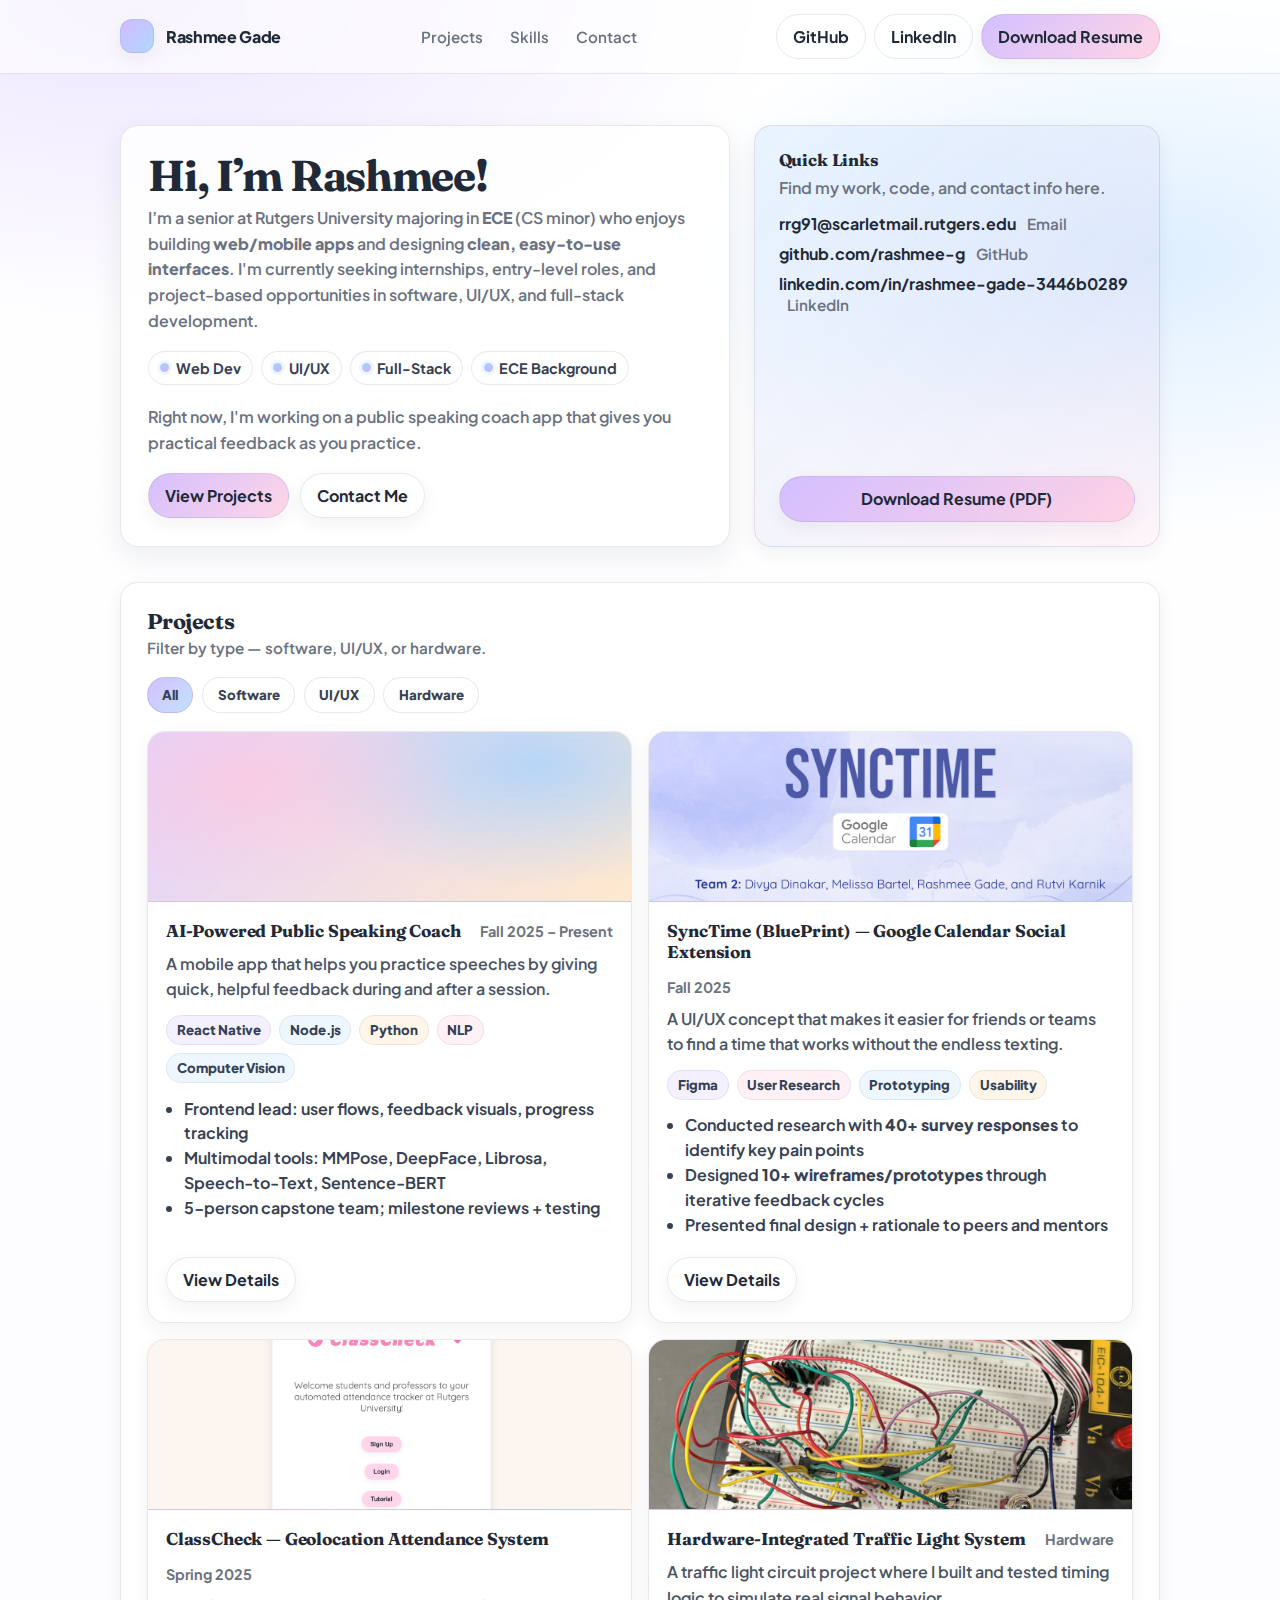
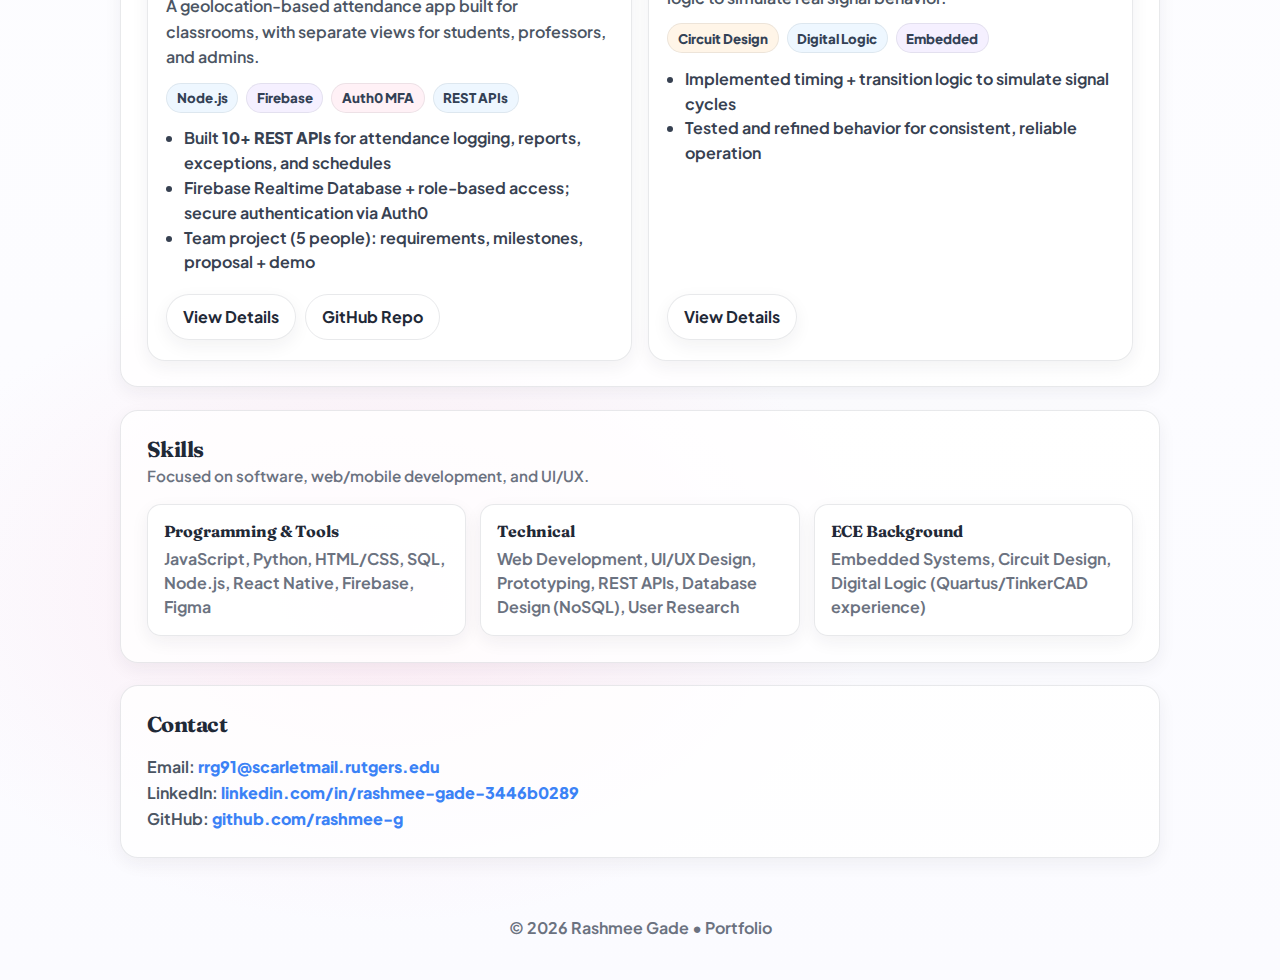
<file: index.html>
<!DOCTYPE html>
<html lang="en">
<head>
  <meta charset="UTF-8" />
  <meta name="viewport" content="width=device-width, initial-scale=1.0" />
  <title>Rashmee Gade | Portfolio</title>
  <meta name="description" content="Rashmee Gade — Rutgers ECE + CS minor. Software, web development, and UI/UX portfolio." />

  <!-- Aesthetic fonts -->
  <link rel="preconnect" href="https://fonts.googleapis.com">
  <link rel="preconnect" href="https://fonts.gstatic.com" crossorigin>
  <link href="https://fonts.googleapis.com/css2?family=Fraunces:opsz,wght@9..144,600;9..144,700&family=Plus+Jakarta+Sans:wght@400;500;600;700;800&display=swap" rel="stylesheet">

  <style>
    :root{
      /* Pastel aesthetic */
      --bg: #fbfbff;
      --card: rgba(255,255,255,0.78);
      --card-solid: #ffffff;
      --text: #1f2937;
      --muted: #6b7280;

      --lav: #cdb4ff;   /* lavender */
      --sky: #a2d2ff;   /* pastel blue */
      --mint:#bde0fe;   /* soft minty-blue */
      --pink:#ffc8dd;   /* pastel pink */
      --peach:#ffd6a5;  /* peach */
      --butter:#fdffb6; /* butter */

      --border: rgba(31,41,55,0.10);
      --shadow: 0 10px 30px rgba(31,41,55,0.08);
      --shadow-soft: 0 6px 18px rgba(31,41,55,0.06);

      --radius: 18px;
      --radius-sm: 14px;

      --link: #3b82f6;
      --focus: rgba(59,130,246,0.25);
    }

    * { box-sizing: border-box; }
    html { scroll-behavior: smooth; }
    body {
      margin: 0;
      font-family: "Plus Jakarta Sans", ui-sans-serif, system-ui, -apple-system, Segoe UI, Roboto, Helvetica, Arial, "Apple Color Emoji","Segoe UI Emoji";
      color: var(--text);
      background:
        radial-gradient(1200px 600px at 10% 0%, rgba(205,180,255,0.35), transparent 55%),
        radial-gradient(900px 500px at 90% 10%, rgba(162,210,255,0.35), transparent 55%),
        radial-gradient(900px 600px at 30% 85%, rgba(255,200,221,0.30), transparent 55%),
        linear-gradient(180deg, #ffffff, var(--bg));
      min-height: 100vh;
    }

    h1, h2, h3 { font-family: "Fraunces", serif; }
    p { line-height: 1.65; }

    /* ====== Layout ====== */
    .container {
      width: min(1040px, calc(100% - 2rem));
      margin: 0 auto;
    }

    /* ====== Top Nav ====== */
    .topbar {
      position: sticky;
      top: 0;
      z-index: 50;
      backdrop-filter: blur(10px);
      background: rgba(255,255,255,0.60);
      border-bottom: 1px solid var(--border);
    }

    .topbar-inner {
      display: flex;
      align-items: center;
      justify-content: space-between;
      padding: 0.85rem 0;
      gap: 1rem;
    }

    .brand {
      display: flex;
      align-items: center;
      gap: 0.75rem;
      text-decoration: none;
      color: inherit;
      font-weight: 800;
      letter-spacing: -0.02em;
    }

    .brand-bubble {
      width: 34px;
      height: 34px;
      border-radius: 12px;
      background: linear-gradient(135deg, rgba(205,180,255,0.9), rgba(162,210,255,0.85));
      box-shadow: var(--shadow-soft);
      border: 1px solid rgba(31,41,55,0.08);
    }

    nav a {
      text-decoration: none;
      color: var(--muted);
      font-weight: 600;
      font-size: 0.95rem;
      padding: 0.55rem 0.75rem;
      border-radius: 999px;
      font-family: "Plus Jakarta Sans", sans-serif;
    }
    nav a:hover { background: rgba(162,210,255,0.20); color: var(--text); }

    .nav-right {
      display: flex;
      align-items: center;
      gap: 0.5rem;
      flex-wrap: wrap;
      justify-content: flex-end;
    }

    /* ====== Buttons ====== */
    .btn {
      display: inline-flex;
      align-items: center;
      justify-content: center;
      gap: 0.5rem;
      text-decoration: none;
      cursor: pointer;
      border: 1px solid rgba(31,41,55,0.10);
      background: rgba(255,255,255,0.75);
      color: var(--text);
      padding: 0.7rem 1rem;
      border-radius: 999px;
      font-weight: 700;
      box-shadow: var(--shadow-soft);
      transition: transform 120ms ease, box-shadow 120ms ease, background 120ms ease;
      white-space: nowrap;
      font-family: "Plus Jakarta Sans", sans-serif;
    }
    .btn:hover { transform: translateY(-1px); box-shadow: var(--shadow); }
    .btn:focus { outline: 3px solid var(--focus); outline-offset: 2px; }

    .btn-primary {
      background: linear-gradient(135deg, rgba(205,180,255,0.85), rgba(255,200,221,0.75));
      border: 1px solid rgba(31,41,55,0.08);
    }

    .btn-ghost {
      background: transparent;
      box-shadow: none;
    }
    .btn-ghost:hover { background: rgba(205,180,255,0.18); }

    /* ====== Hero ====== */
    header.hero {
      padding: 3.2rem 0 2.2rem;
    }

    .hero-grid {
      display: grid;
      grid-template-columns: 1.2fr 0.8fr;
      gap: 1.5rem;
      align-items: stretch;
    }

    .hero-card {
      background: var(--card);
      border: 1px solid var(--border);
      border-radius: var(--radius);
      box-shadow: var(--shadow);
      padding: 1.7rem;
    }

    .hero h1 {
      margin: 0 0 0.35rem 0;
      font-size: clamp(2rem, 4vw, 2.7rem);
      letter-spacing: -0.03em;
      line-height: 1.08;
    }

    .subtitle {
      margin: 0.25rem 0 1.1rem;
      color: var(--muted);
      font-weight: 600;
      line-height: 1.6;
      font-family: "Plus Jakarta Sans", sans-serif;
    }

    .pill-row{
      display: flex;
      flex-wrap: wrap;
      gap: 0.5rem;
      margin: 1rem 0 1.2rem;
    }

    .pill{
      display: inline-flex;
      align-items: center;
      gap: 0.4rem;
      padding: 0.45rem 0.7rem;
      border-radius: 999px;
      border: 1px solid rgba(31,41,55,0.10);
      background: rgba(255,255,255,0.72);
      font-weight: 700;
      font-size: 0.9rem;
      color: #374151;
      font-family: "Plus Jakarta Sans", sans-serif;
    }

    .pill.dot::before{
      content:"";
      width: 9px;
      height: 9px;
      border-radius: 999px;
      display: inline-block;
      background: linear-gradient(135deg, var(--sky), var(--lav));
      box-shadow: 0 0 0 3px rgba(162,210,255,0.18);
    }

    .hero-actions{
      display: flex;
      flex-wrap: wrap;
      gap: 0.65rem;
      margin-top: 0.85rem;
    }

    .quick-card{
      background: linear-gradient(135deg, rgba(162,210,255,0.22), rgba(255,200,221,0.18));
      border: 1px solid rgba(31,41,55,0.10);
      border-radius: var(--radius);
      box-shadow: var(--shadow-soft);
      padding: 1.5rem;
      display: flex;
      flex-direction: column;
      justify-content: space-between;
      gap: 1rem;
    }

    .quick-card h3{
      margin: 0;
      font-size: 1.05rem;
      letter-spacing: -0.01em;
    }

    .quick-card p{
      margin: 0.35rem 0 0;
      color: var(--muted);
      line-height: 1.6;
      font-weight: 600;
      font-family: "Plus Jakarta Sans", sans-serif;
    }

    .links {
      display: flex;
      flex-direction: column;
      gap: 0.55rem;
      margin-top: 0.75rem;
    }

    .linkline a{
      color: var(--text);
      text-decoration: none;
      font-weight: 700;
      font-family: "Plus Jakarta Sans", sans-serif;
    }
    .linkline a:hover{ text-decoration: underline; }
    .linkline span{
      color: var(--muted);
      font-weight: 600;
      margin-left: 0.5rem;
      font-size: 0.95rem;
      font-family: "Plus Jakarta Sans", sans-serif;
    }

    /* ====== Sections ====== */
    section.block {
      margin: 0 0 1.4rem;
    }

    .section-card{
      background: var(--card);
      border: 1px solid var(--border);
      border-radius: var(--radius);
      box-shadow: var(--shadow-soft);
      padding: 1.6rem;
    }

    .section-head{
      display: flex;
      align-items: flex-end;
      justify-content: space-between;
      gap: 1rem;
      flex-wrap: wrap;
      margin-bottom: 1rem;
    }

    h2 {
      margin: 0;
      font-size: 1.35rem;
      letter-spacing: -0.02em;
    }

    .hint {
      margin: 0;
      color: var(--muted);
      font-weight: 600;
      font-size: 0.95rem;
      font-family: "Plus Jakarta Sans", sans-serif;
    }

    /* ====== Filters ====== */
    .filters {
      display: flex;
      gap: 0.55rem;
      flex-wrap: wrap;
      margin: 0.9rem 0 1.1rem;
    }
    .filter-btn{
      padding: 0.55rem 0.9rem;
      border-radius: 999px;
      border: 1px solid rgba(31,41,55,0.10);
      background: rgba(255,255,255,0.72);
      cursor: pointer;
      font-weight: 800;
      color: #374151;
      transition: transform 120ms ease, background 120ms ease;
      font-family: "Plus Jakarta Sans", sans-serif;
    }
    .filter-btn:hover{ transform: translateY(-1px); background: rgba(205,180,255,0.20); }
    .filter-btn.active{
      background: linear-gradient(135deg, rgba(205,180,255,0.85), rgba(162,210,255,0.65));
      border-color: rgba(31,41,55,0.10);
    }

    /* ====== Project Cards ====== */
    .projects-grid{
      display: grid;
      grid-template-columns: repeat(2, minmax(0, 1fr));
      gap: 1rem;
    }

    .project{
      background: rgba(255,255,255,0.78);
      border: 1px solid rgba(31,41,55,0.10);
      border-radius: var(--radius);
      box-shadow: var(--shadow-soft);
      overflow: hidden;
      display: flex;
      flex-direction: column;
      transition: transform 140ms ease, box-shadow 140ms ease;
    }
    .project:hover{ transform: translateY(-2px); box-shadow: var(--shadow); }

    .project-cover{
      height: 170px;
      background:
        radial-gradient(400px 200px at 20% 30%, rgba(255,200,221,0.70), transparent 55%),
        radial-gradient(450px 220px at 80% 20%, rgba(162,210,255,0.75), transparent 55%),
        linear-gradient(135deg, rgba(205,180,255,0.60), rgba(255,214,165,0.55));
      border-bottom: 1px solid rgba(31,41,55,0.08);
      position: relative;
    }

    .project-cover img{
      width: 100%;
      height: 100%;
      object-fit: cover;
      display: block;
    }

    .project-body{
      padding: 1.15rem 1.15rem 1.25rem;
      display: flex;
      flex-direction: column;
      gap: 0.6rem;
      flex: 1;
    }

    .project-title{
      display: flex;
      align-items: baseline;
      justify-content: space-between;
      gap: 1rem;
      flex-wrap: wrap;
    }

    .project h3{
      margin: 0;
      font-size: 1.07rem;
      letter-spacing: -0.01em;
    }

    .meta{
      color: var(--muted);
      font-weight: 700;
      font-size: 0.9rem;
      white-space: nowrap;
      font-family: "Plus Jakarta Sans", sans-serif;
    }

    .project p{
      margin: 0;
      color: #4b5563;
      font-weight: 600;
      line-height: 1.6;
      font-family: "Plus Jakarta Sans", sans-serif;
    }

    .tags{
      display: flex;
      flex-wrap: wrap;
      gap: 0.5rem;
      margin-top: 0.2rem;
    }
    .tag{
      padding: 0.35rem 0.6rem;
      border-radius: 999px;
      background: rgba(162,210,255,0.18);
      border: 1px solid rgba(31,41,55,0.08);
      font-weight: 800;
      font-size: 0.83rem;
      color: #334155;
      font-family: "Plus Jakarta Sans", sans-serif;
    }
    .tag.pink{ background: rgba(255,200,221,0.25); }
    .tag.lav{ background: rgba(205,180,255,0.20); }
    .tag.peach{ background: rgba(255,214,165,0.25); }

    .project ul{
      margin: 0.25rem 0 0;
      padding-left: 1.1rem;
      color: #374151;
      font-weight: 650;
      line-height: 1.55;
      font-family: "Plus Jakarta Sans", sans-serif;
    }

    .project-actions{
      margin-top: auto;
      display: flex;
      flex-wrap: wrap;
      gap: 0.55rem;
      padding-top: 0.6rem;
    }

    /* ====== Skills ====== */
    .skills-grid{
      display: grid;
      grid-template-columns: repeat(3, minmax(0, 1fr));
      gap: 0.85rem;
      margin-top: 0.75rem;
    }

    .skill-card{
      background: rgba(255,255,255,0.78);
      border: 1px solid rgba(31,41,55,0.10);
      border-radius: var(--radius-sm);
      padding: 1rem;
      box-shadow: var(--shadow-soft);
    }

    .skill-card h3{
      margin: 0 0 0.35rem;
      font-size: 1rem;
      letter-spacing: -0.01em;
    }

    .skill-card p{
      margin: 0;
      color: var(--muted);
      font-weight: 650;
      line-height: 1.5;
      font-family: "Plus Jakarta Sans", sans-serif;
    }

    /* ====== Footer ====== */
    footer{
      padding: 2.3rem 0 2.6rem;
      color: var(--muted);
      text-align: center;
      font-weight: 650;
      font-family: "Plus Jakarta Sans", sans-serif;
    }

    /* ====== Responsive ====== */
    @media (max-width: 860px){
      .hero-grid{ grid-template-columns: 1fr; }
      .projects-grid{ grid-template-columns: 1fr; }
      .skills-grid{ grid-template-columns: 1fr; }
      nav { display: none; } /* keeps it clean on mobile */
    }
  </style>
</head>

<body>

  <!-- Sticky Top Bar -->
  <div class="topbar">
    <div class="container topbar-inner">
      <a class="brand" href="#top">
        <span class="brand-bubble" aria-hidden="true"></span>
        <span>Rashmee Gade</span>
      </a>

      <nav aria-label="Primary">
        <a href="#projects">Projects</a>
        <a href="#skills">Skills</a>
        <a href="#contact">Contact</a>
      </nav>

      <div class="nav-right">
        <a class="btn btn-ghost" href="https://github.com/rashmee-g" target="_blank" rel="noreferrer">GitHub</a>
        <a class="btn btn-ghost" href="https://www.linkedin.com/in/rashmee-gade-3446b0289/" target="_blank" rel="noreferrer">LinkedIn</a>
        <a class="btn btn-primary" href="images/Rashmee-Resume-New-Dec-2025-copy.pdf" download>Download Resume</a>
      </div>
    </div>
  </div>

  <!-- Hero -->
  <header id="top" class="hero">
    <div class="container hero-grid">
      <div class="hero-card">
        <h1>Hi, I’m Rashmee!</h1>
        <p class="subtitle">
          I’m a senior at Rutgers University majoring in <b>ECE</b> (CS minor) who enjoys building <b>web/mobile apps</b> and
          designing <b>clean, easy-to-use interfaces</b>. I'm currently seeking internships, entry-level roles, and project-based opportunities in software, UI/UX, and full-stack development.
        </p>

        <div class="pill-row" aria-label="Highlights">
          <span class="pill dot">Web Dev</span>
          <span class="pill dot">UI/UX</span>
          <span class="pill dot">Full-Stack</span>
          <span class="pill dot">ECE Background</span>
        </div>

        <p class="subtitle" style="margin-top:0;">
          Right now, I'm working on a public speaking coach app that gives you practical feedback as you practice.
        </p>

        <div class="hero-actions">
          <a class="btn btn-primary" href="#projects">View Projects</a>
          <a class="btn" href="#contact">Contact Me</a>
        </div>
      </div>

      <aside class="quick-card">
        <div>
          <h3>Quick Links</h3>
          <p>Find my work, code, and contact info here.</p>

          <div class="links">
            <div class="linkline">
              <a href="mailto:rrg91@scarletmail.rutgers.edu">rrg91@scarletmail.rutgers.edu</a>
              <span>Email</span>
            </div>
            <div class="linkline">
              <a href="https://github.com/rashmee-g" target="_blank" rel="noreferrer">github.com/rashmee-g</a>
              <span>GitHub</span>
            </div>
            <div class="linkline">
              <a href="https://www.linkedin.com/in/rashmee-gade-3446b0289/" target="_blank" rel="noreferrer">linkedin.com/in/rashmee-gade-3446b0289</a>
              <span>LinkedIn</span>
            </div>
          </div>
        </div>

        <a class="btn btn-primary" href="images/Rashmee-Resume-New-Dec-2025-copy.pdf" download>Download Resume (PDF)</a>
      </aside>
    </div>
  </header>

  <!-- Projects -->
  <section id="projects" class="block">
    <div class="container section-card">
      <div class="section-head">
        <div>
          <h2>Projects</h2>
          <p class="hint">Filter by type — software, UI/UX, or hardware.</p>
        </div>
      </div>

      <div class="filters" role="group" aria-label="Project filters">
        <button class="filter-btn active" onclick="filterProjects('all', this)">All</button>
        <button class="filter-btn" onclick="filterProjects('software', this)">Software</button>
        <button class="filter-btn" onclick="filterProjects('uiux', this)">UI/UX</button>
        <button class="filter-btn" onclick="filterProjects('hardware', this)">Hardware</button>
      </div>

      <div class="projects-grid">

        <!-- AI Coach -->
        <article class="project" data-category="software">
          <div class="project-cover">
            <!-- <img src="images/ai-coach.png" alt="AI Public Speaking Coach screenshot"> -->
          </div>

          <div class="project-body">
            <div class="project-title">
              <h3>AI-Powered Public Speaking Coach</h3>
              <div class="meta">Fall 2025 – Present</div>
            </div>

            <p>
              A mobile app that helps you practice speeches by giving quick, helpful feedback during and after a session.
            </p>

            <div class="tags">
              <span class="tag lav">React Native</span>
              <span class="tag">Node.js</span>
              <span class="tag peach">Python</span>
              <span class="tag pink">NLP</span>
              <span class="tag">Computer Vision</span>
            </div>

            <ul>
              <li>Frontend lead: user flows, feedback visuals, progress tracking</li>
              <li>Multimodal tools: MMPose, DeepFace, Librosa, Speech-to-Text, Sentence-BERT</li>
              <li>5-person capstone team; milestone reviews + testing</li>
            </ul>

            <div class="project-actions">
              <a class="btn" href="projects/ai-coach.html">View Details</a>
            </div>
          </div>
        </article>

        <!-- SyncTime -->
        <article class="project" data-category="uiux">
          <div class="project-cover">
            <img src="images/synctime.png" alt="SyncTime prototype screenshot"> 
          </div>

          <div class="project-body">
            <div class="project-title">
              <h3>SyncTime (BluePrint) — Google Calendar Social Extension</h3>
              <div class="meta">Fall 2025</div>
            </div>

            <p>
              A UI/UX concept that makes it easier for friends or teams to find a time that works without the endless texting.
            </p>

            <div class="tags">
              <span class="tag lav">Figma</span>
              <span class="tag pink">User Research</span>
              <span class="tag">Prototyping</span>
              <span class="tag peach">Usability</span>
            </div>

            <ul>
              <li>Conducted research with <b>40+ survey responses</b> to identify key pain points</li>
              <li>Designed <b>10+ wireframes/prototypes</b> through iterative feedback cycles</li>
              <li>Presented final design + rationale to peers and mentors</li>
            </ul>

            <div class="project-actions">
              <a class="btn" href="projects/synctime.html">View Details</a>
            </div>
          </div>
        </article>

        <!-- ClassCheck -->
        <article class="project" data-category="software">
          <div class="project-cover">
            <img src="images/ClassCheck.png" alt="Screenshot of ClassCheck project">
          </div>

          <div class="project-body">
            <div class="project-title">
              <h3>ClassCheck — Geolocation Attendance System</h3>
              <div class="meta">Spring 2025</div>
            </div>

            <p>
              A geolocation-based attendance app built for classrooms, with separate views for students, professors, and admins.
            </p>

            <div class="tags">
              <span class="tag">Node.js</span>
              <span class="tag lav">Firebase</span>
              <span class="tag pink">Auth0 MFA</span>
              <span class="tag">REST APIs</span>
            </div>

            <ul>
              <li>Built <b>10+ REST APIs</b> for attendance logging, reports, exceptions, and schedules</li>
              <li>Firebase Realtime Database + role-based access; secure authentication via Auth0</li>
              <li>Team project (5 people): requirements, milestones, proposal + demo</li>
            </ul>

            <div class="project-actions">
              <a class="btn" href="projects/classcheck.html">View Details</a>
              <a class="btn btn-ghost" href="https://github.com/Absa1072/ClassCheck" target="_blank" rel="noreferrer">GitHub Repo</a>
            </div>
          </div>
        </article>

        <!-- Hardware Project -->
        <article class="project" data-category="hardware">
          <div class="project-cover">
            <img src="images/FinalCircuitTrafficLight.png" alt="Photo of Traffic Light Circuit">
          </div>

          <div class="project-body">
            <div class="project-title">
              <h3>Hardware-Integrated Traffic Light System</h3>
              <div class="meta">Hardware</div>
            </div>

            <p>
              A traffic light circuit project where I built and tested timing logic to simulate real signal behavior.
            </p>

            <div class="tags">
              <span class="tag peach">Circuit Design</span>
              <span class="tag">Digital Logic</span>
              <span class="tag lav">Embedded</span>
            </div>

            <ul>
              <li>Implemented timing + transition logic to simulate signal cycles</li>
              <li>Tested and refined behavior for consistent, reliable operation</li>
            </ul>

            <div class="project-actions">
              <a class="btn" href="projects/traffic-light.html">View Details</a>
            </div>
          </div>
        </article>

      </div>
    </div>
  </section>

  <!-- Skills -->
  <section id="skills" class="block">
    <div class="container section-card">
      <div class="section-head">
        <div>
          <h2>Skills</h2>
          <p class="hint">Focused on software, web/mobile development, and UI/UX.</p>
        </div>
      </div>

      <div class="skills-grid">
        <div class="skill-card">
          <h3>Programming & Tools</h3>
          <p>JavaScript, Python, HTML/CSS, SQL, Node.js, React Native, Firebase, Figma</p>
        </div>
        <div class="skill-card">
          <h3>Technical</h3>
          <p>Web Development, UI/UX Design, Prototyping, REST APIs, Database Design (NoSQL), User Research</p>
        </div>
        <div class="skill-card">
          <h3>ECE Background</h3>
          <p>Embedded Systems, Circuit Design, Digital Logic (Quartus/TinkerCAD experience)</p>
        </div>
      </div>
    </div>
  </section>

  <!-- Contact -->
  <section id="contact" class="block">
    <div class="container section-card">
      <div class="section-head">
        <div>
          <h2>Contact</h2>
        </div>
      </div>

      <p style="margin:0; color:#4b5563; font-weight:650; line-height:1.6; font-family:'Plus Jakarta Sans', sans-serif;">
        Email: <a href="mailto:rrg91@scarletmail.rutgers.edu" style="color:var(--link); font-weight:800; text-decoration:none;">rrg91@scarletmail.rutgers.edu</a><br />
        LinkedIn: <a href="https://www.linkedin.com/in/rashmee-gade-3446b0289/" target="_blank" rel="noreferrer" style="color:var(--link); font-weight:800; text-decoration:none;">linkedin.com/in/rashmee-gade-3446b0289</a><br />
        GitHub: <a href="https://github.com/rashmee-g" target="_blank" rel="noreferrer" style="color:var(--link); font-weight:800; text-decoration:none;">github.com/rashmee-g</a>
      </p>
    </div>
  </section>

  <footer>
    <div class="container">
      <div>&copy; <span id="year"></span> Rashmee Gade • Portfolio</div>
    </div>
  </footer>

  <script>
    // Set year automatically
    document.getElementById("year").textContent = new Date().getFullYear();

    // Filter logic
    function filterProjects(category, btn) {
      const projects = document.querySelectorAll(".project");
      projects.forEach(p => {
        const match = category === "all" || p.dataset.category === category;
        p.style.display = match ? "flex" : "none";
      });

      // button active state
      document.querySelectorAll(".filter-btn").forEach(b => b.classList.remove("active"));
      if (btn) btn.classList.add("active");
    }
  </script>
</body>
</html>
</file>
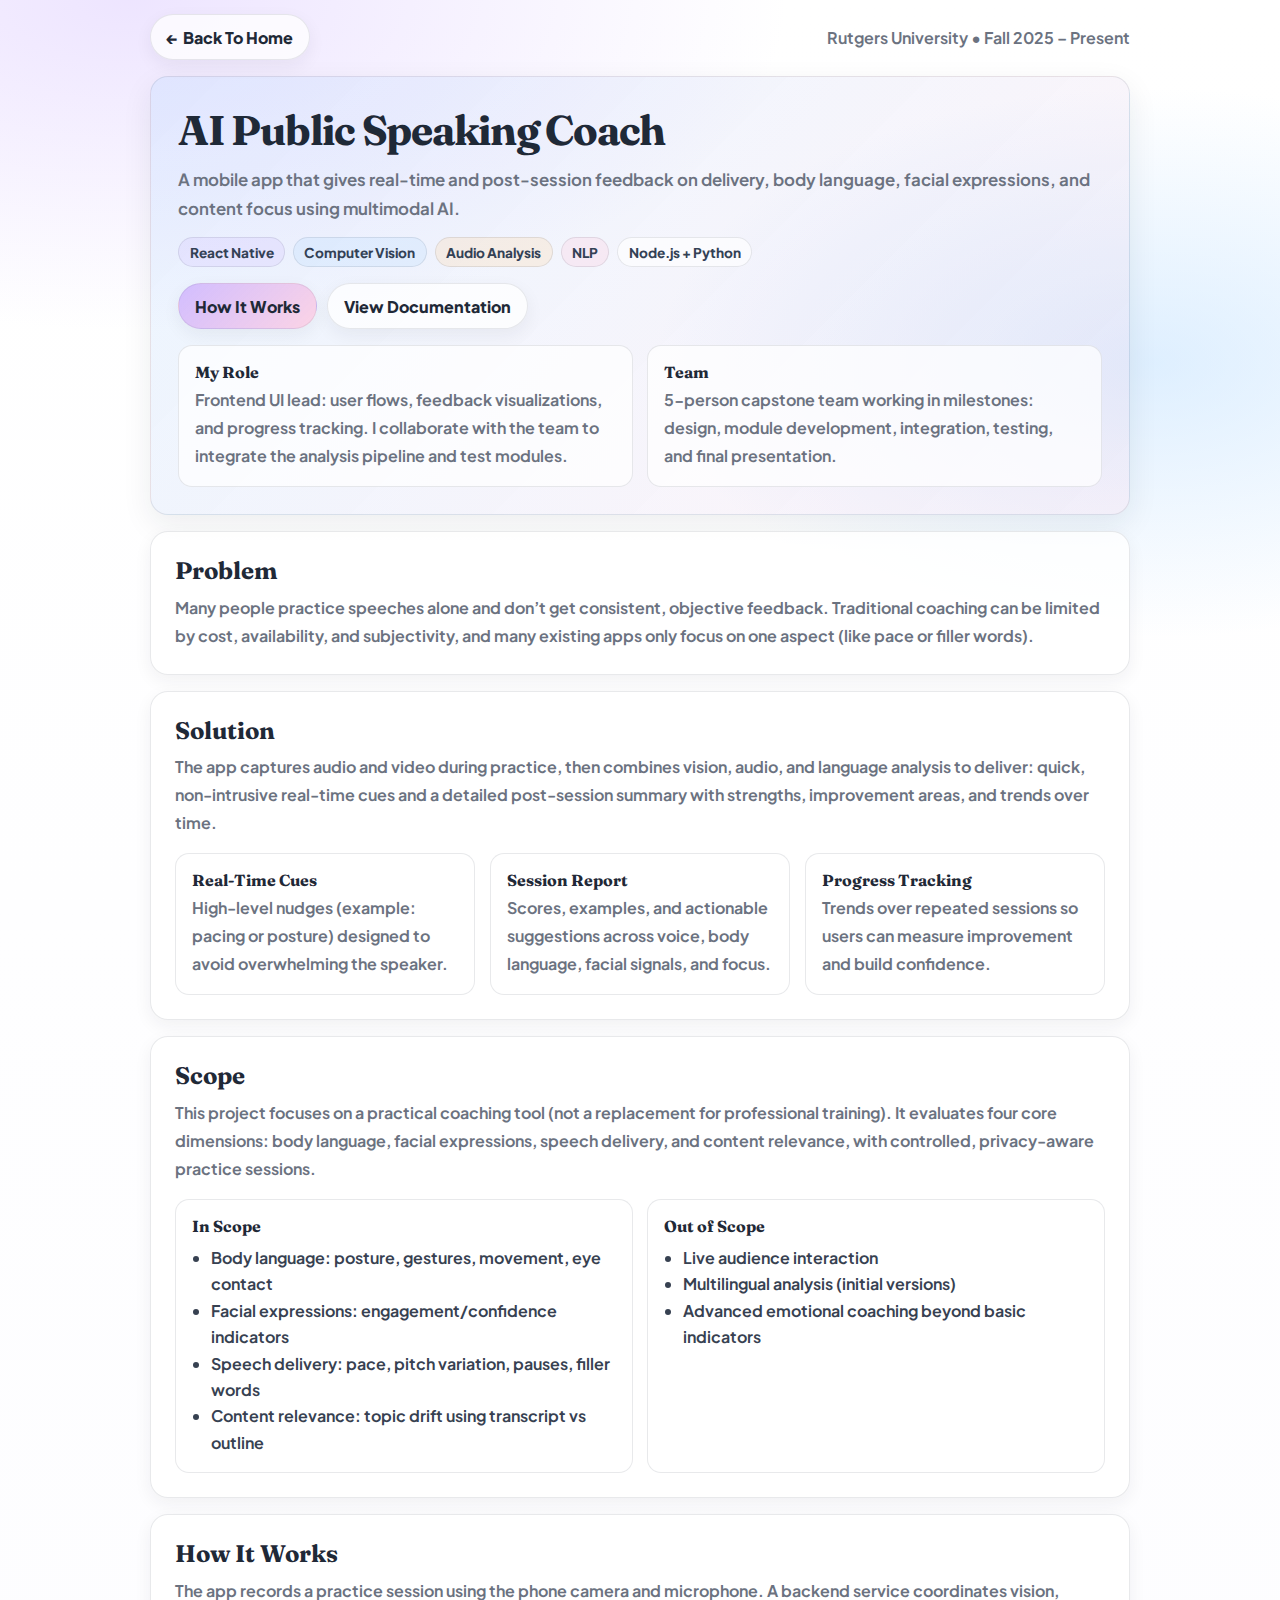
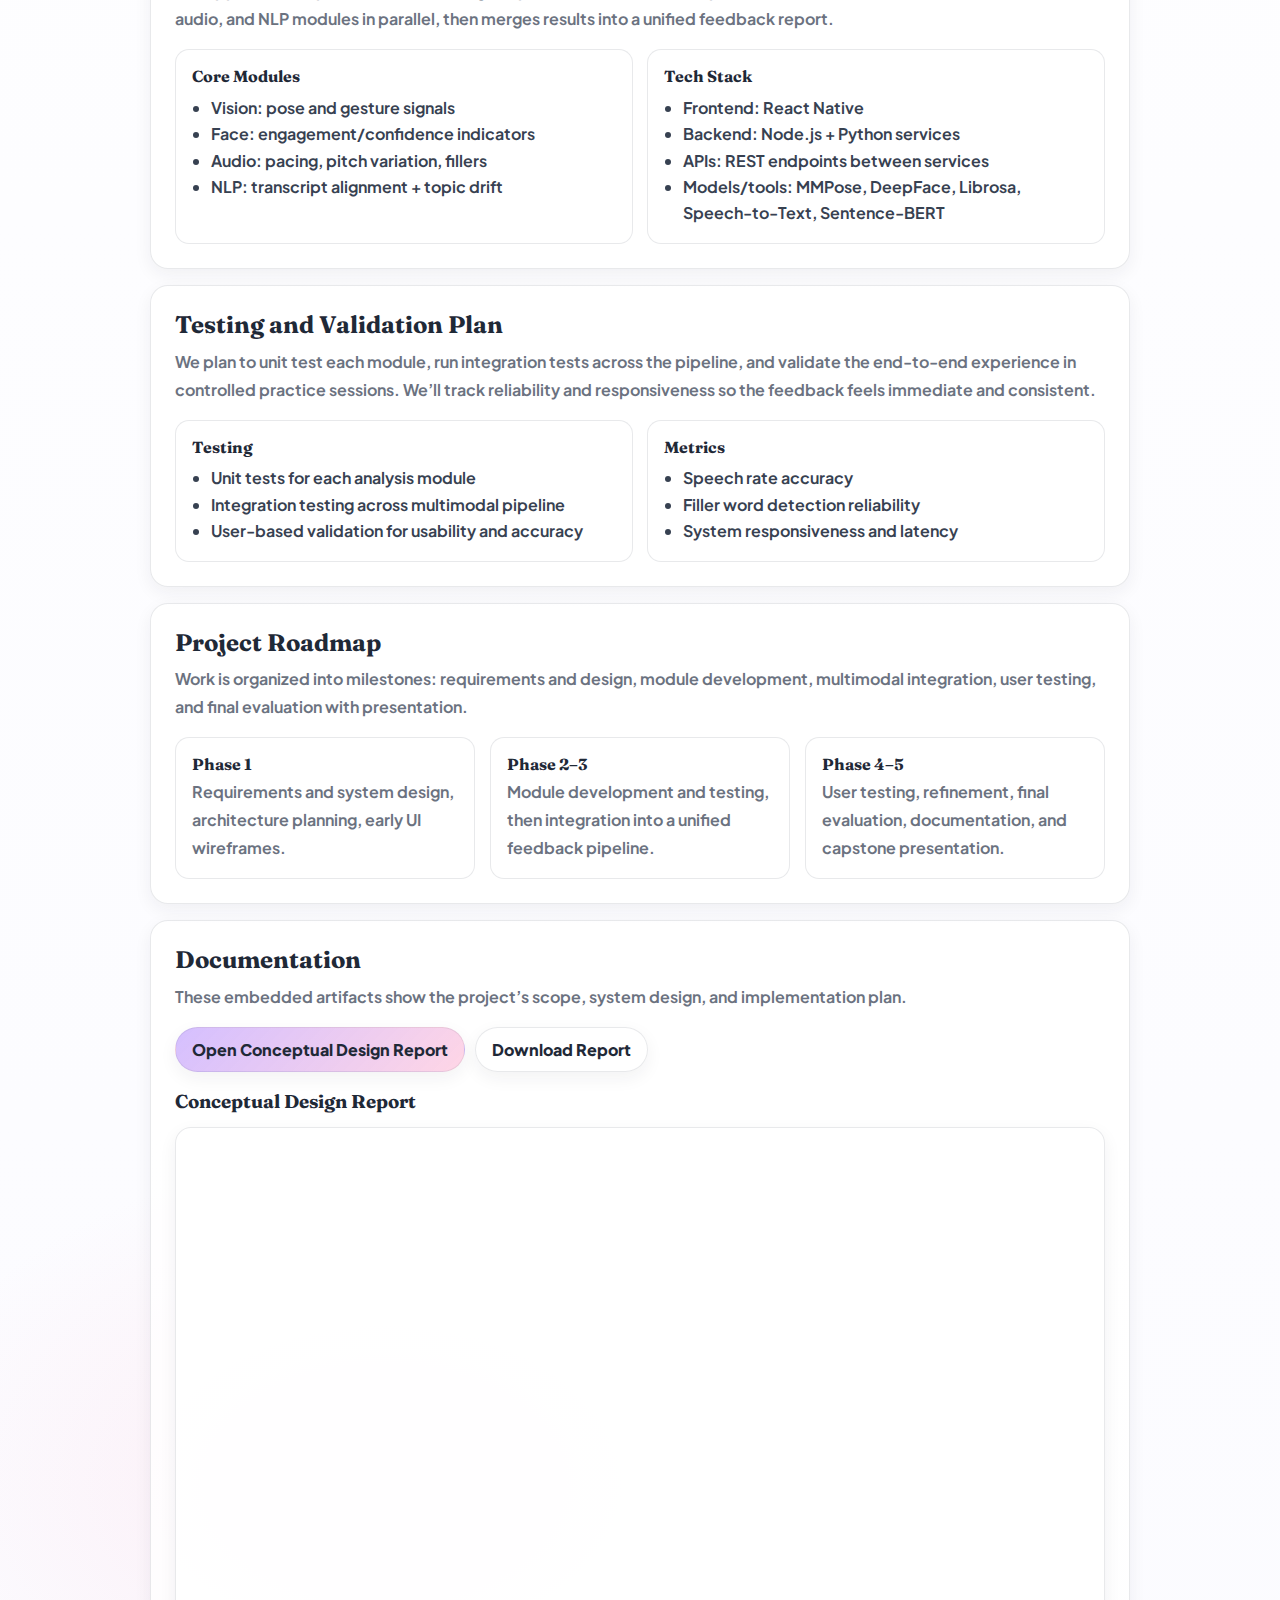
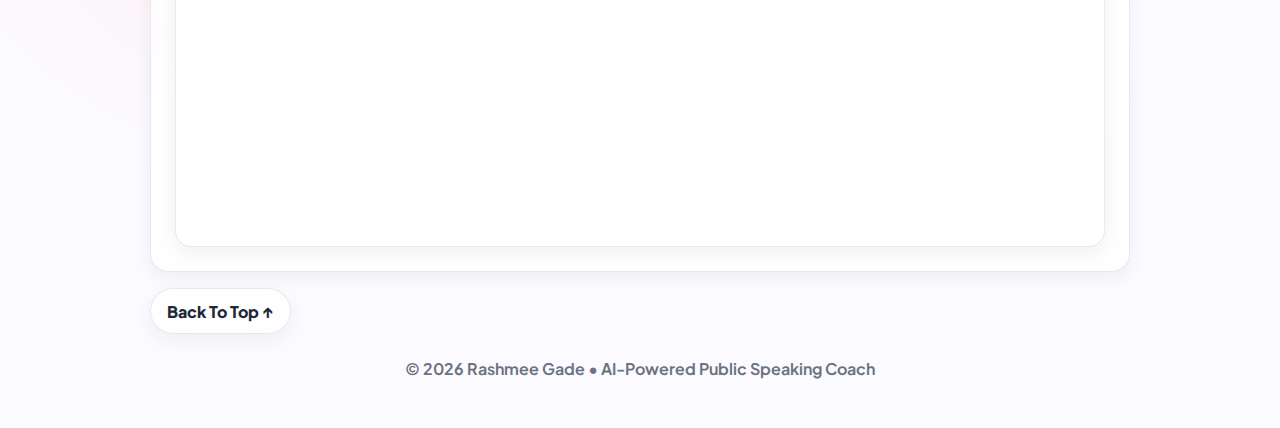
<file: projects/ai-coach.html>
<!DOCTYPE html>
<html lang="en">
<head>
  <meta charset="UTF-8" />
  <meta name="viewport" content="width=device-width, initial-scale=1.0" />
  <title>AI Public Speaking Coach Case Study | Rashmee Gade</title>
  <meta name="description" content="AI-powered public speaking coach case study — multimodal feedback using CV, audio analysis, and NLP." />

  <link rel="preconnect" href="https://fonts.googleapis.com">
  <link rel="preconnect" href="https://fonts.gstatic.com" crossorigin>
  <link href="https://fonts.googleapis.com/css2?family=Fraunces:opsz,wght@9..144,600;9..144,700&family=Plus+Jakarta+Sans:wght@400;500;600;700;800&display=swap" rel="stylesheet">

  <style>
    :root{
      --bg:#fbfbff;
      --card:rgba(255,255,255,0.78);
      --text:#1f2937;
      --muted:#6b7280;

      --lav:#cdb4ff;
      --sky:#a2d2ff;
      --pink:#ffc8dd;
      --peach:#ffd6a5;

      --border:rgba(31,41,55,0.10);
      --shadow:0 10px 30px rgba(31,41,55,0.08);
      --shadow-soft:0 6px 18px rgba(31,41,55,0.06);

      --radius:18px;
      --radius-sm:14px;

      --link:#3b82f6;
      --focus:rgba(59,130,246,0.25);
    }

    *{ box-sizing:border-box; }
    html{ scroll-behavior:smooth; }

    body{
      margin:0;
      font-family:"Plus Jakarta Sans",system-ui,-apple-system,Segoe UI,Roboto,Arial;
      color:var(--text);
      background:
        radial-gradient(1200px 600px at 10% 0%, rgba(205,180,255,0.35), transparent 55%),
        radial-gradient(900px 500px at 90% 10%, rgba(162,210,255,0.35), transparent 55%),
        radial-gradient(900px 600px at 30% 85%, rgba(255,200,221,0.30), transparent 55%),
        linear-gradient(180deg, #ffffff, var(--bg));
      min-height:100vh;
    }

    h1,h2,h3{ font-family:"Fraunces",serif; margin:0; }
    p{ margin:0; line-height:1.75; }
    a{ color:var(--link); text-decoration:none; font-weight:800; }
    a:hover{ text-decoration:underline; }

    .container{
      width:min(980px, calc(100% - 2rem));
      margin:0 auto;
      padding:1.4rem 0 2.6rem;
    }

    /* Top row */
    .toprow{
      display:flex;
      align-items:center;
      justify-content:space-between;
      gap:1rem;
      flex-wrap:wrap;
      margin-bottom:1rem;
    }

    .btn{
      display:inline-flex;
      align-items:center;
      justify-content:center;
      gap:0.5rem;
      padding:0.7rem 1rem;
      border-radius:999px;
      border:1px solid rgba(31,41,55,0.10);
      background:rgba(255,255,255,0.75);
      box-shadow:var(--shadow-soft);
      font-weight:800;
      color:var(--text);
      transition:transform 120ms ease, box-shadow 120ms ease;
      white-space:nowrap;
    }
    .btn:hover{ transform:translateY(-1px); box-shadow:var(--shadow); }
    .btn-primary{
      background:linear-gradient(135deg, rgba(205,180,255,0.85), rgba(255,200,221,0.75));
      border:1px solid rgba(31,41,55,0.08);
    }
    .btn-ghost{
      background:transparent;
      box-shadow:none;
    }
    .btn-ghost:hover{ background:rgba(205,180,255,0.18); }

    /* Cards */
    .hero{
      border-radius:var(--radius);
      background:linear-gradient(135deg, rgba(162,210,255,0.22), rgba(255,200,221,0.18));
      border:1px solid var(--border);
      box-shadow:var(--shadow);
      padding:1.7rem;
      margin-bottom:1rem;
    }

    .card{
      background:var(--card);
      border:1px solid var(--border);
      border-radius:var(--radius);
      box-shadow:var(--shadow-soft);
      padding:1.5rem;
      margin-bottom:1rem;
    }

    .muted{ color:var(--muted); font-weight:650; }
    .lead{ font-size:1.05rem; }

    .chips{
      display:flex;
      flex-wrap:wrap;
      gap:0.5rem;
      margin-top:0.85rem;
    }
    .chip{
      padding:0.35rem 0.65rem;
      border-radius:999px;
      background:rgba(255,255,255,0.62);
      border:1px solid rgba(31,41,55,0.10);
      font-weight:750;
      font-size:0.85rem;
      color:#334155;
    }
    .chip.lav{ background:rgba(205,180,255,0.20); }
    .chip.pink{ background:rgba(255,200,221,0.25); }
    .chip.sky{ background:rgba(162,210,255,0.18); }
    .chip.peach{ background:rgba(255,214,165,0.25); }

    .hero-actions{
      display:flex;
      flex-wrap:wrap;
      gap:0.6rem;
      margin-top:1rem;
    }

    .grid-2{
      display:grid;
      grid-template-columns:1fr 1fr;
      gap:0.9rem;
      margin-top:1rem;
    }
    .grid-3{
      display:grid;
      grid-template-columns:1fr 1fr 1fr;
      gap:0.9rem;
      margin-top:1rem;
    }

    .mini{
      background:rgba(255,255,255,0.72);
      border:1px solid rgba(31,41,55,0.10);
      border-radius:var(--radius-sm);
      padding:1rem;
    }
    .mini h3{ font-size:1rem; margin-bottom:0.25rem; }

    ul{
      margin:0.55rem 0 0;
      padding-left:1.2rem;
      font-weight:650;
      line-height:1.65;
      color:#374151;
    }

    .img-wrap{
      margin-top:0.9rem;
      border-radius:16px;
      overflow:hidden;
      border:1px solid rgba(31,41,55,0.10);
      box-shadow:var(--shadow-soft);
      background:rgba(255,255,255,0.72);
    }
    .img-wrap img{ width:100%; display:block; }
    .img-cap{
      padding:0.75rem;
      border-top:1px solid rgba(31,41,55,0.08);
      font-weight:800;
      font-size:0.95rem;
      color:#374151;
    }

    .embed{
      margin-top:0.9rem;
      border-radius:16px;
      overflow:hidden;
      border:1px solid rgba(31,41,55,0.10);
      box-shadow:var(--shadow-soft);
      height:min(80vh, 860px);
      background:rgba(255,255,255,0.72);
    }
    .embed iframe, .embed object{
      width:100%;
      height:100%;
      border:0;
      display:block;
    }

    footer{
      text-align:center;
      color:var(--muted);
      font-weight:650;
      padding:1.5rem 0 0.5rem;
    }

    @media (max-width: 900px){
      .grid-3{ grid-template-columns:1fr; }
    }
    @media (max-width: 860px){
      .grid-2{ grid-template-columns:1fr; }
      .embed{ height:min(70vh, 720px); }
    }
  </style>
</head>

<body>
  <div class="container">

    <!-- Header row -->
    <div class="toprow" style="margin-top:-0.5rem;">
      <a class="btn" href="../index.html">← Back To Home</a>
      <span class="muted"> Rutgers University • Fall 2025 – Present </span>
    </div>

    <!-- HERO -->
    <section class="hero" id="top">
      <h1 style="font-size:clamp(2rem,3.5vw,2.6rem); letter-spacing:-0.03em;">
        AI Public Speaking Coach
      </h1>

      <p class="muted lead" style="margin-top:0.55rem;">
        A mobile app that gives real-time and post-session feedback on delivery, body language, facial expressions,
        and content focus using multimodal AI.
      </p>

      <div class="chips" aria-label="Tools and focus areas">
        <span class="chip lav">React Native</span>
        <span class="chip sky">Computer Vision</span>
        <span class="chip peach">Audio Analysis</span>
        <span class="chip pink">NLP</span>
        <span class="chip">Node.js + Python</span>
      </div>

      <div class="hero-actions">
        <a class="btn btn-primary" href="#how">How It Works</a>
        <a class="btn" href="#docs">View Documentation</a>
      </div>

      <div class="grid-2">
        <div class="mini">
          <h3>My Role</h3>
          <p class="muted">
            Frontend UI lead: user flows, feedback visualizations, and progress tracking. I collaborate with the team
            to integrate the analysis pipeline and test modules.
          </p>
        </div>
        <div class="mini">
          <h3>Team</h3>
          <p class="muted">
            5-person capstone team working in milestones: design, module development, integration, testing, and final presentation.
          </p>
        </div>
      </div>
    </section>

    <!-- PROBLEM -->
    <section class="card" id="problem">
      <h2>Problem</h2>
      <p class="muted" style="margin-top:0.55rem;">
        Many people practice speeches alone and don’t get consistent, objective feedback. Traditional coaching can be limited
        by cost, availability, and subjectivity, and many existing apps only focus on one aspect (like pace or filler words).
      </p>
    </section>

    <!-- SOLUTION -->
    <section class="card" id="solution">
      <h2>Solution</h2>
      <p class="muted" style="margin-top:0.55rem;">
        The app captures audio and video during practice, then combines vision, audio, and language analysis to deliver:
        quick, non-intrusive real-time cues and a detailed post-session summary with strengths, improvement areas, and trends over time.
      </p>

      <div class="grid-3">
        <div class="mini">
          <h3>Real-Time Cues</h3>
          <p class="muted">High-level nudges (example: pacing or posture) designed to avoid overwhelming the speaker.</p>
        </div>
        <div class="mini">
          <h3>Session Report</h3>
          <p class="muted">Scores, examples, and actionable suggestions across voice, body language, facial signals, and focus.</p>
        </div>
        <div class="mini">
          <h3>Progress Tracking</h3>
          <p class="muted">Trends over repeated sessions so users can measure improvement and build confidence.</p>
        </div>
      </div>
    </section>

    <!-- SCOPE -->
    <section class="card" id="scope">
      <h2>Scope</h2>
      <p class="muted" style="margin-top:0.55rem;">
        This project focuses on a practical coaching tool (not a replacement for professional training). It evaluates four core dimensions:
        body language, facial expressions, speech delivery, and content relevance, with controlled, privacy-aware practice sessions.
      </p>

      <div class="grid-2">
        <div class="mini">
          <h3>In Scope</h3>
          <ul>
            <li>Body language: posture, gestures, movement, eye contact</li>
            <li>Facial expressions: engagement/confidence indicators</li>
            <li>Speech delivery: pace, pitch variation, pauses, filler words</li>
            <li>Content relevance: topic drift using transcript vs outline</li>
          </ul>
        </div>
        <div class="mini">
          <h3>Out of Scope</h3>
          <ul>
            <li>Live audience interaction</li>
            <li>Multilingual analysis (initial versions)</li>
            <li>Advanced emotional coaching beyond basic indicators</li>
          </ul>
        </div>
      </div>
    </section>

    <!-- HOW IT WORKS -->
    <section class="card" id="how">
      <h2>How It Works</h2>
      <p class="muted" style="margin-top:0.55rem;">
        The app records a practice session using the phone camera and microphone. A backend service coordinates
        vision, audio, and NLP modules in parallel, then merges results into a unified feedback report.
      </p>

      <!-- Optional: add screenshots of your diagrams -->
      <!--
      <div class="img-wrap">
        <img src="../images/aicoach-block-diagram.png" alt="System block diagram">
        <div class="img-cap">System overview diagram</div>
      </div>

      <div class="img-wrap">
        <img src="../images/aicoach-dataflow.png" alt="End-to-end data flow">
        <div class="img-cap">Data flow: capture → analysis → feedback → progress tracking</div>
      </div>
      -->

      <div class="grid-2" style="margin-top:1rem;">
        <div class="mini">
          <h3>Core Modules</h3>
          <ul>
            <li>Vision: pose and gesture signals</li>
            <li>Face: engagement/confidence indicators</li>
            <li>Audio: pacing, pitch variation, fillers</li>
            <li>NLP: transcript alignment + topic drift</li>
          </ul>
        </div>
        <div class="mini">
          <h3>Tech Stack</h3>
          <ul>
            <li>Frontend: React Native</li>
            <li>Backend: Node.js + Python services</li>
            <li>APIs: REST endpoints between services</li>
            <li>Models/tools: MMPose, DeepFace, Librosa, Speech-to-Text, Sentence-BERT</li>
          </ul>
        </div>
      </div>
    </section>

    <!-- VALIDATION -->
    <section class="card" id="validation">
      <h2>Testing and Validation Plan</h2>
      <p class="muted" style="margin-top:0.55rem;">
        We plan to unit test each module, run integration tests across the pipeline, and validate the end-to-end experience
        in controlled practice sessions. We’ll track reliability and responsiveness so the feedback feels immediate and consistent.
      </p>

      <div class="grid-2">
        <div class="mini">
          <h3>Testing</h3>
          <ul>
            <li>Unit tests for each analysis module</li>
            <li>Integration testing across multimodal pipeline</li>
            <li>User-based validation for usability and accuracy</li>
          </ul>
        </div>
        <div class="mini">
          <h3>Metrics</h3>
          <ul>
            <li>Speech rate accuracy</li>
            <li>Filler word detection reliability</li>
            <li>System responsiveness and latency</li>
          </ul>
        </div>
      </div>
    </section>

    <!-- ROADMAP -->
    <section class="card" id="roadmap">
      <h2>Project Roadmap</h2>
      <p class="muted" style="margin-top:0.55rem;">
        Work is organized into milestones: requirements and design, module development, multimodal integration,
        user testing, and final evaluation with presentation.
      </p>

      <div class="grid-3">
        <div class="mini">
          <h3>Phase 1</h3>
          <p class="muted">Requirements and system design, architecture planning, early UI wireframes.</p>
        </div>
        <div class="mini">
          <h3>Phase 2–3</h3>
          <p class="muted">Module development and testing, then integration into a unified feedback pipeline.</p>
        </div>
        <div class="mini">
          <h3>Phase 4–5</h3>
          <p class="muted">User testing, refinement, final evaluation, documentation, and capstone presentation.</p>
        </div>
      </div>
    </section>

    <!-- DOCS -->
    <section class="card" id="docs">
      <h2>Documentation</h2>
      <p class="muted" style="margin-top:0.55rem;">
        These embedded artifacts show the project’s scope, system design, and implementation plan.
      </p>

      <div class="hero-actions">
        <a class="btn btn-primary" href="../images/Conceptual_Design_Report.pdf" target="_blank" rel="noreferrer">Open Conceptual Design Report</a>
        <a class="btn" href="../images/Conceptual_Design_Report.pdf" download>Download Report</a>
        
      </div>


      <h3 style="margin-top:1.1rem;">Conceptual Design Report</h3>
      <div class="embed">
        <iframe src="../images/Conceptual_Design_Report.pdf#view=FitH" title="Conceptual Design Report PDF" loading="lazy"></iframe>
      </div>
    </section>
<div class="hero-actions" style="margin-top:1rem;">
        <a class="btn" href="#top">Back To Top ↑</a>
      </div>
      
    </section>

    <footer>
      &copy; <span id="year"></span> Rashmee Gade • AI-Powered Public Speaking Coach
    </footer>

  </div>

  <script>
    document.getElementById("year").textContent = new Date().getFullYear();
  </script>
</body>
</html>
</file>
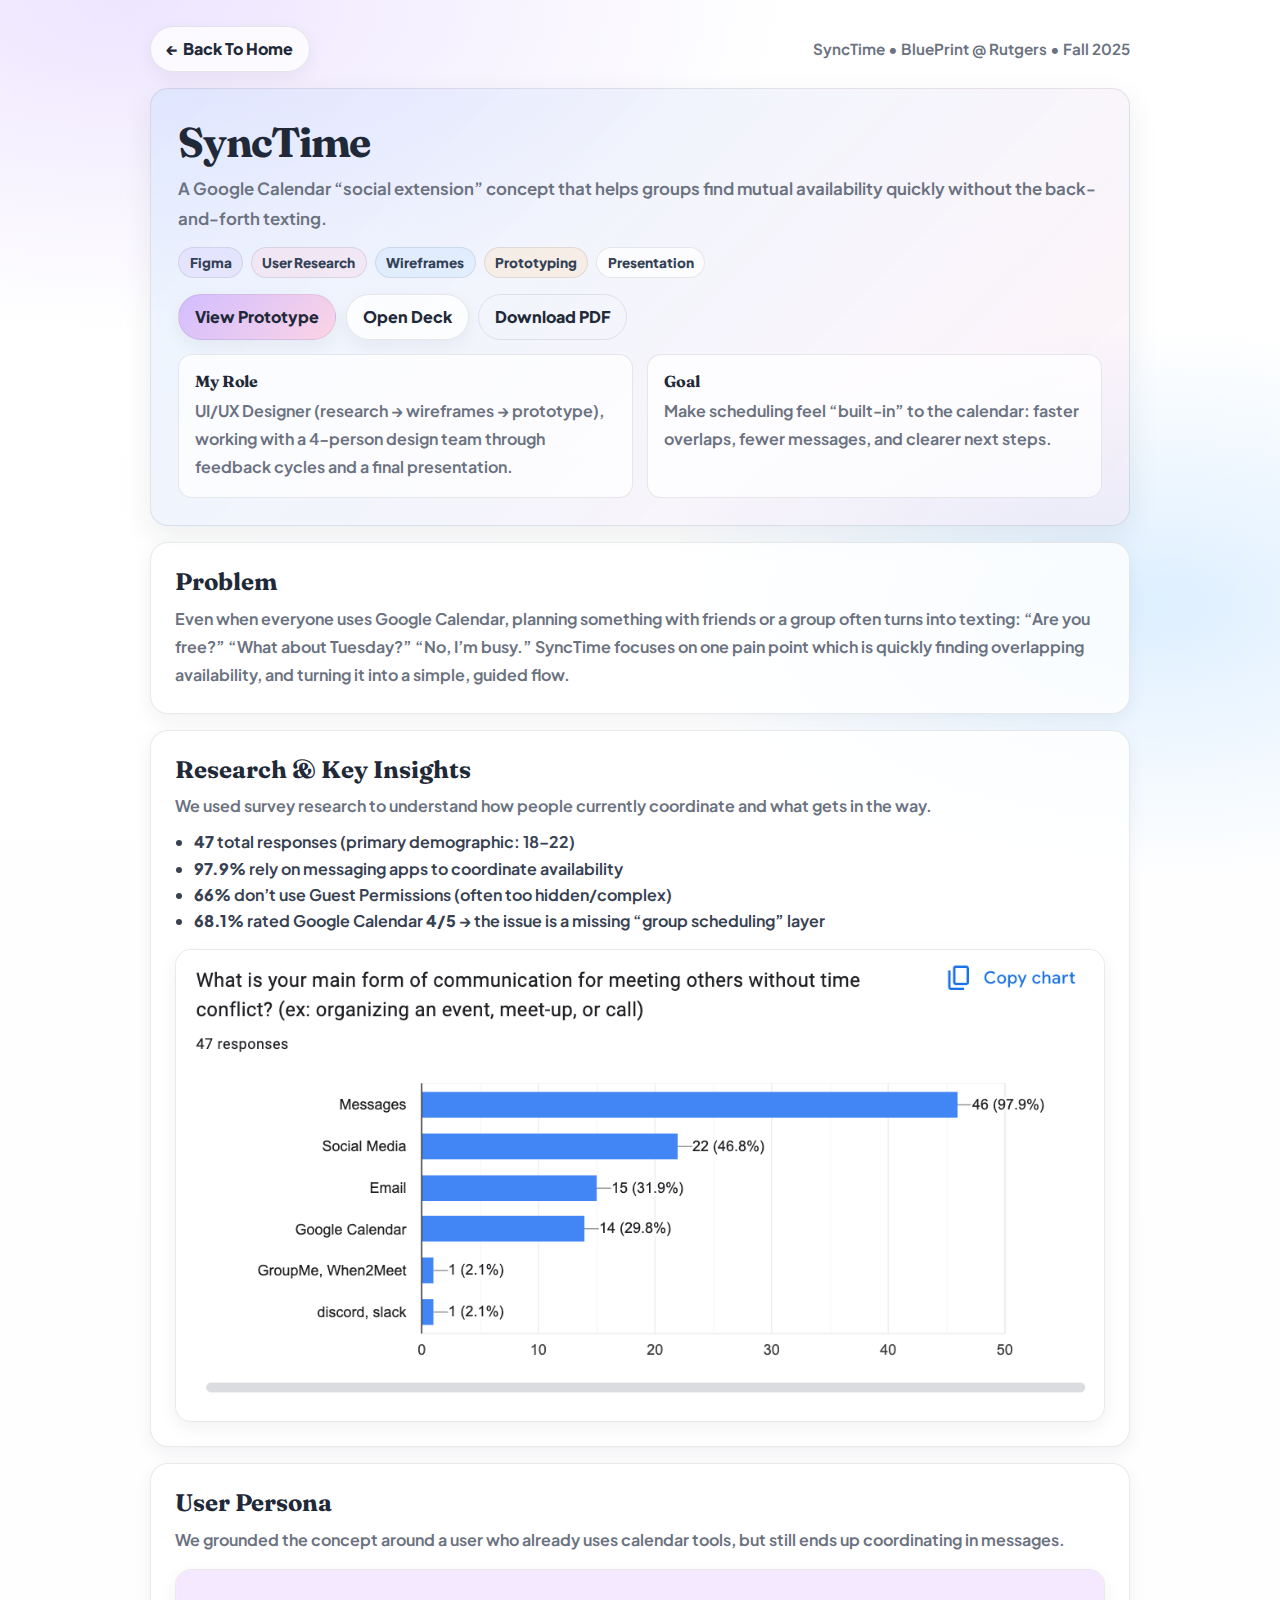
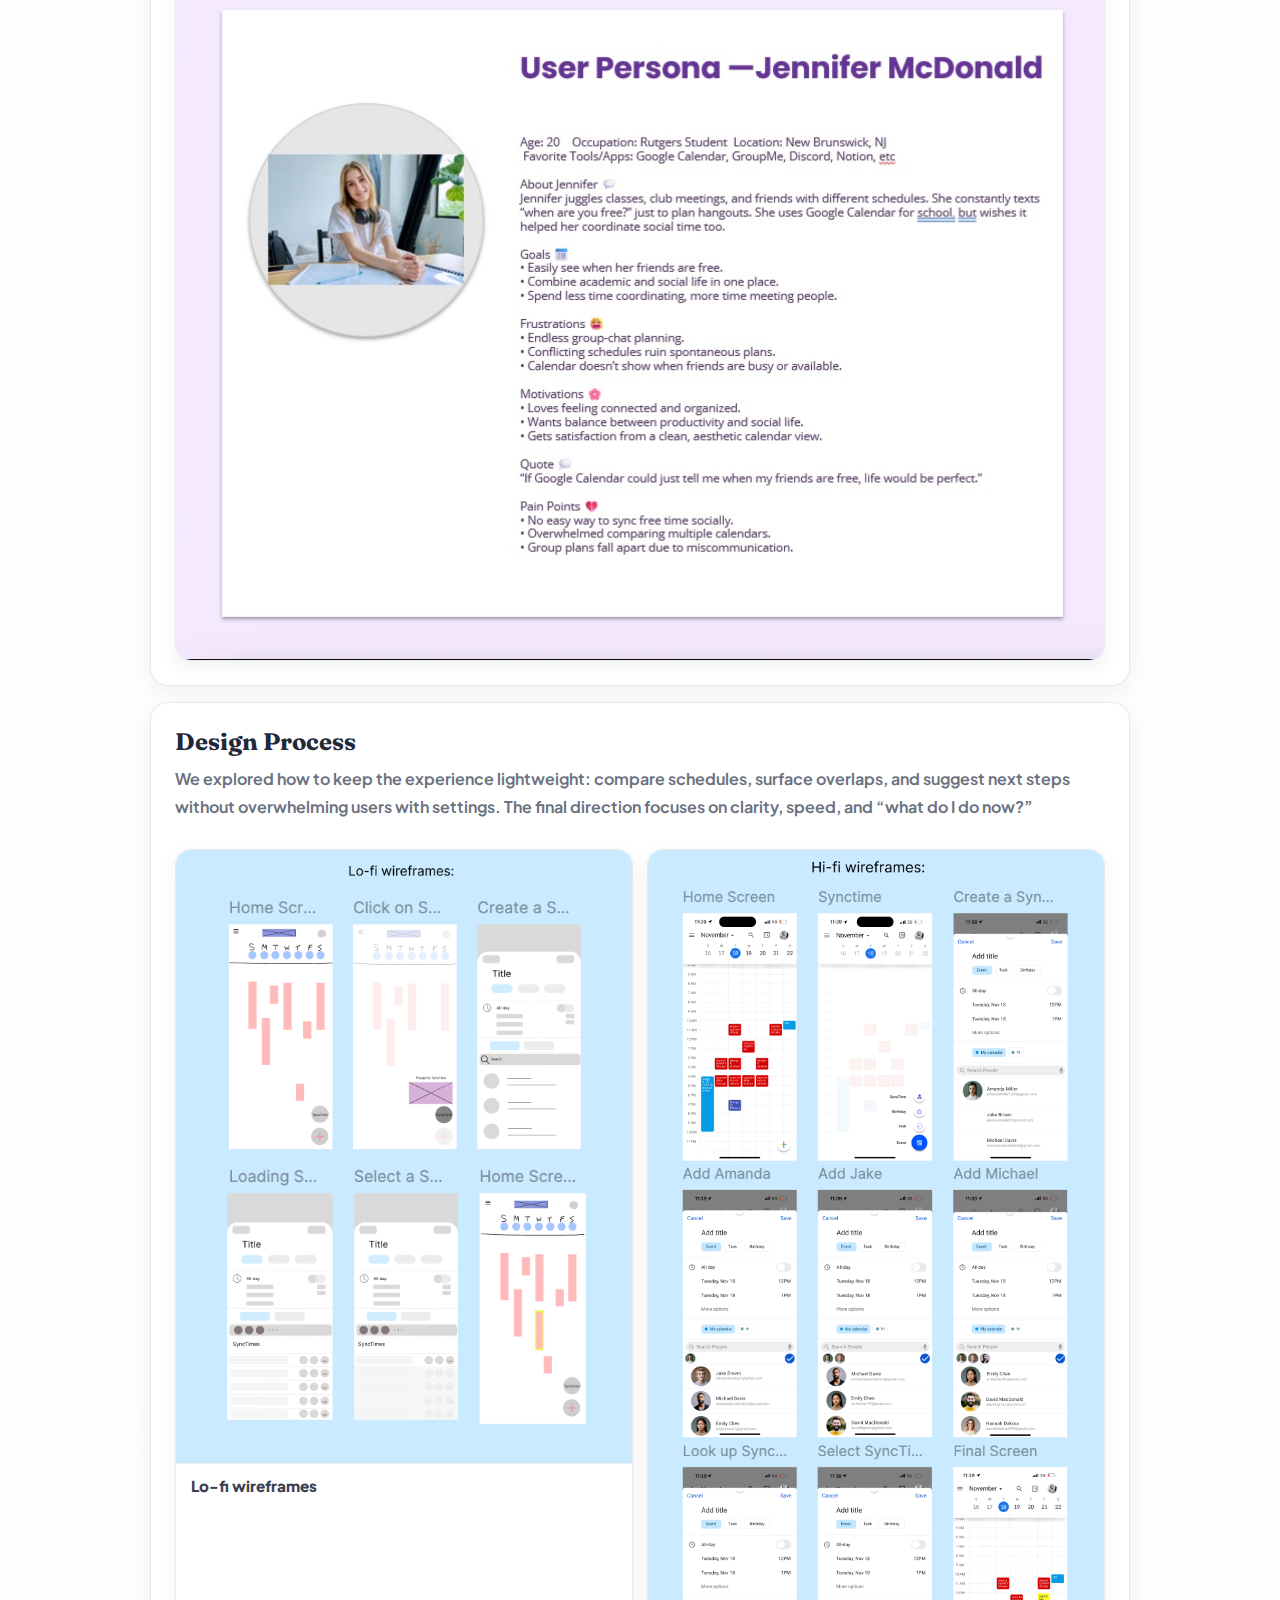
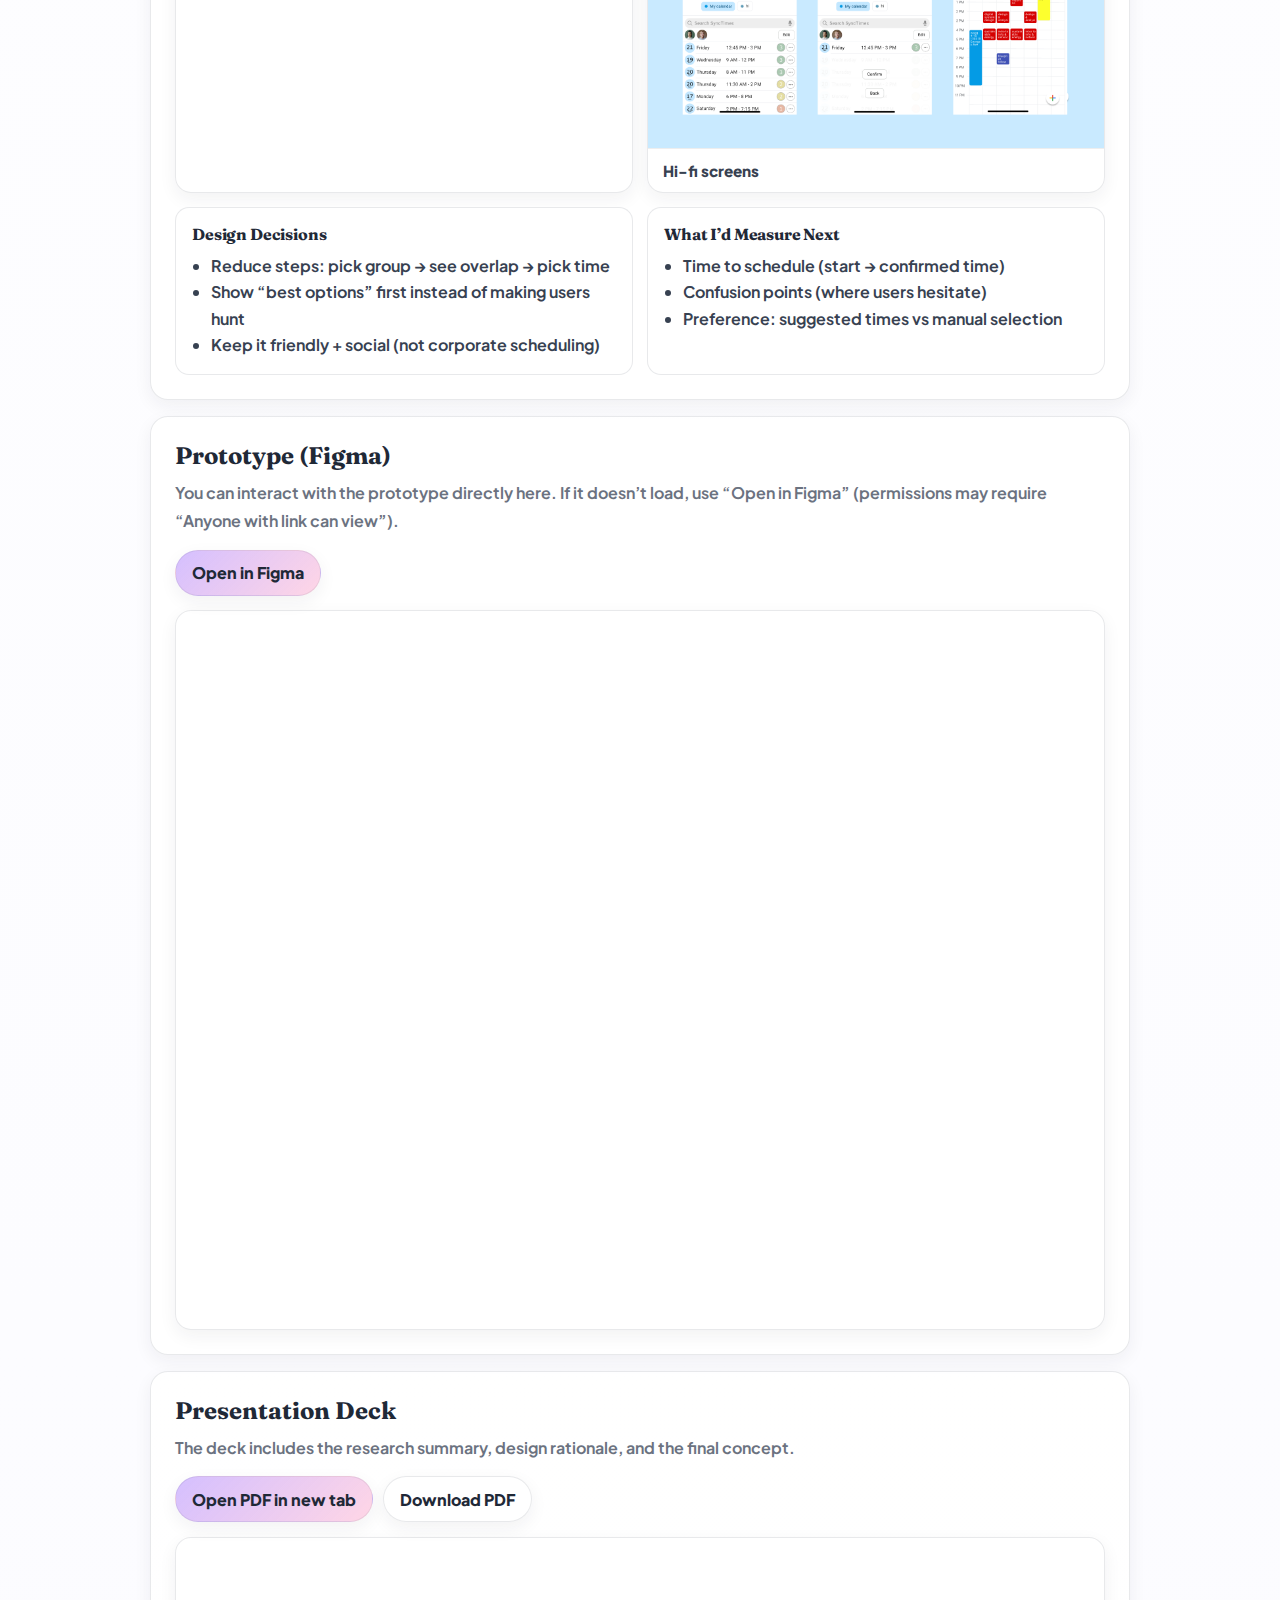
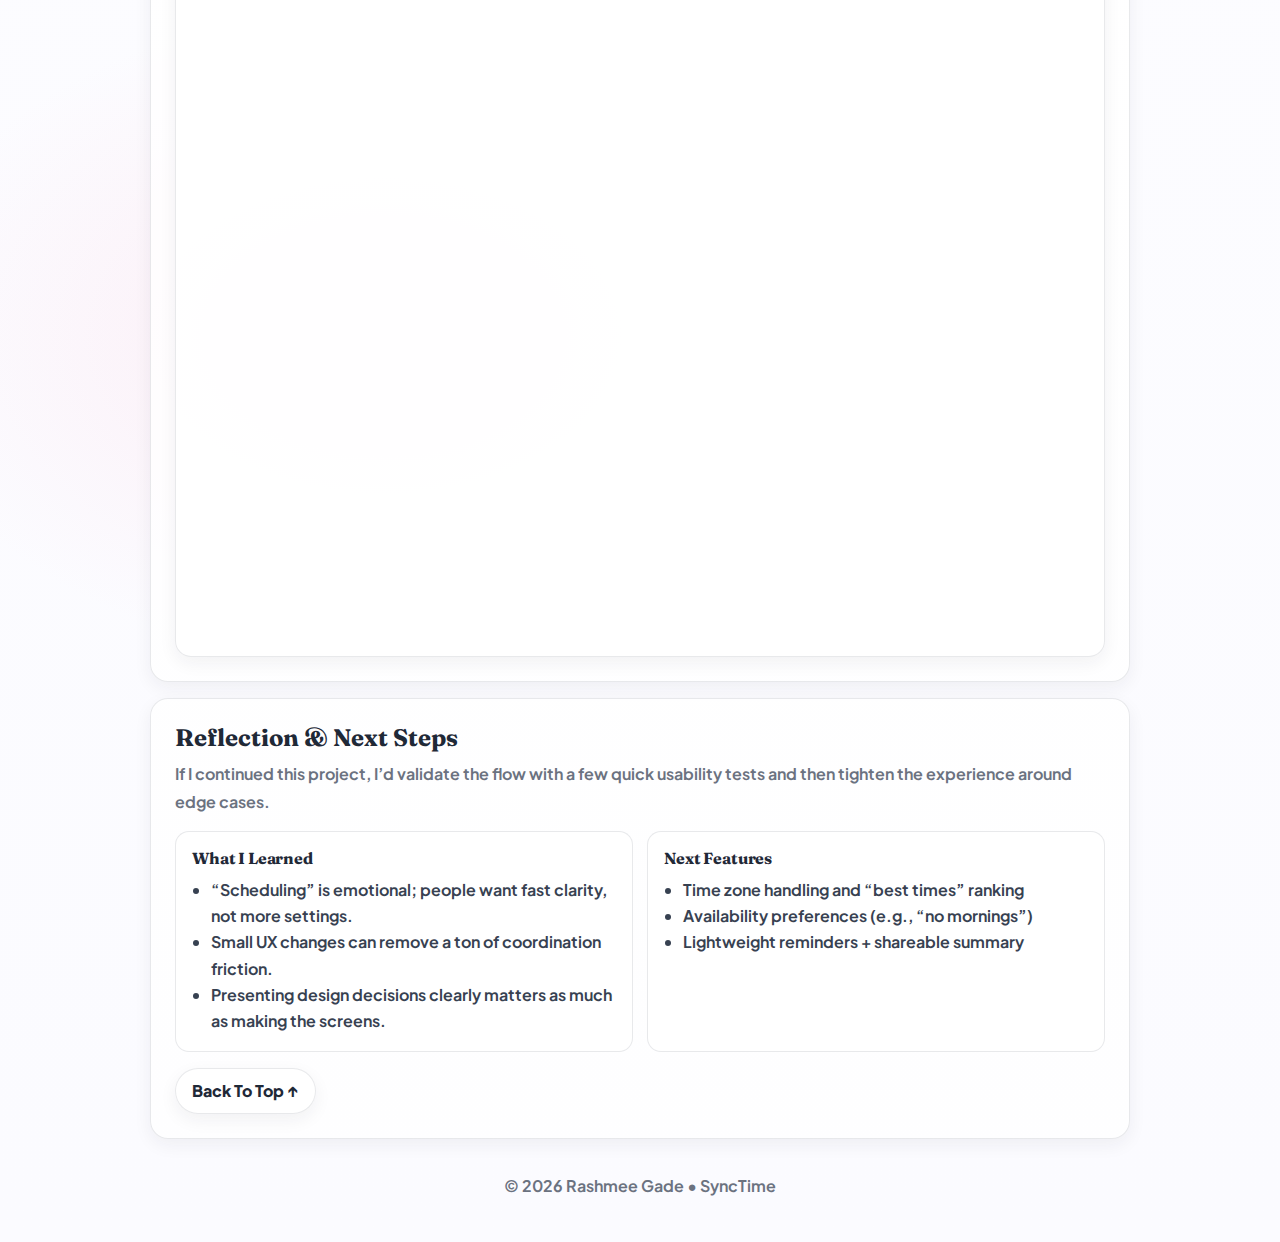
<file: projects/synctime.html>
<!DOCTYPE html>
<html lang="en">
<head>
  <meta charset="UTF-8" />
  <meta name="viewport" content="width=device-width, initial-scale=1.0" />
  <title>SyncTime Case Study | Rashmee Gade</title>
  <meta name="description" content="SyncTime case study — a Google Calendar social extension concept to simplify shared scheduling." />

  <!-- Aesthetic fonts (matches your index styling) -->
  <link rel="preconnect" href="https://fonts.googleapis.com">
  <link rel="preconnect" href="https://fonts.gstatic.com" crossorigin>
  <link href="https://fonts.googleapis.com/css2?family=Fraunces:opsz,wght@9..144,600;9..144,700&family=Plus+Jakarta+Sans:wght@400;500;600;700;800&display=swap" rel="stylesheet">

  <style>
    :root{
      --bg:#fbfbff;
      --card:rgba(255,255,255,0.78);
      --text:#1f2937;
      --muted:#6b7280;

      --lav:#cdb4ff;
      --sky:#a2d2ff;
      --pink:#ffc8dd;
      --peach:#ffd6a5;

      --border:rgba(31,41,55,0.10);
      --shadow:0 10px 30px rgba(31,41,55,0.08);
      --shadow-soft:0 6px 18px rgba(31,41,55,0.06);

      --radius:18px;
      --radius-sm:14px;

      --link:#3b82f6;
      --focus:rgba(59,130,246,0.25);
    }

    *{ box-sizing:border-box; }
    html{ scroll-behavior:smooth; }
    body{
      margin:0;
      font-family:"Plus Jakarta Sans",system-ui,-apple-system,Segoe UI,Roboto,Arial;
      color:var(--text);
      background:
        radial-gradient(1200px 600px at 10% 0%, rgba(205,180,255,0.35), transparent 55%),
        radial-gradient(900px 500px at 90% 10%, rgba(162,210,255,0.35), transparent 55%),
        radial-gradient(900px 600px at 30% 85%, rgba(255,200,221,0.30), transparent 55%),
        linear-gradient(180deg, #ffffff, var(--bg));
      min-height:100vh;
    }

    h1,h2,h3{ font-family:"Fraunces",serif; margin:0; }
    p{ margin:0; line-height:1.75; }
    a{ color:var(--link); text-decoration:none; font-weight:800; }
    a:hover{ text-decoration:underline; }

    .container{
      width:min(980px, calc(100% - 2rem));
      margin:0 auto;
      padding: 1.6rem 0 2.4rem;
    }

    /* Top bar */
    .toprow{
      display:flex;
      align-items:center;
      justify-content:space-between;
      gap:1rem;
      flex-wrap:wrap;
      margin-bottom: 1rem;
    }

    /* Buttons */
    .btn{
      display:inline-flex;
      align-items:center;
      justify-content:center;
      gap:0.5rem;
      padding:0.72rem 1rem;
      border-radius:999px;
      border:1px solid rgba(31,41,55,0.10);
      background:rgba(255,255,255,0.75);
      box-shadow:var(--shadow-soft);
      font-weight:800;
      color:var(--text);
      text-decoration:none;
      transition: transform 120ms ease, box-shadow 120ms ease;
      white-space:nowrap;
    }
    .btn:hover{ transform:translateY(-1px); box-shadow:var(--shadow); }
    .btn:focus{ outline:3px solid var(--focus); outline-offset:2px; }

    .btn-primary{
      background:linear-gradient(135deg, rgba(205,180,255,0.85), rgba(255,200,221,0.75));
      border:1px solid rgba(31,41,55,0.08);
    }
    .btn-ghost{
      background:transparent;
      box-shadow:none;
    }
    .btn-ghost:hover{ background:rgba(205,180,255,0.18); }

    /* Cards / sections */
    .hero{
      border-radius:var(--radius);
      background:linear-gradient(135deg, rgba(162,210,255,0.22), rgba(255,200,221,0.18));
      border:1px solid var(--border);
      box-shadow:var(--shadow);
      padding: 1.7rem;
      margin-bottom: 1rem;
    }

    .card{
      background:var(--card);
      border:1px solid var(--border);
      border-radius:var(--radius);
      box-shadow:var(--shadow-soft);
      padding:1.5rem;
      margin-bottom: 1rem;
    }

    .muted{ color:var(--muted); font-weight:650; }
    .small{ font-size:0.95rem; }
    .lead{ font-size:1.05rem; }

    .chips{
      display:flex;
      flex-wrap:wrap;
      gap:0.5rem;
      margin-top: 0.9rem;
    }
    .chip{
      padding:0.35rem 0.65rem;
      border-radius:999px;
      background:rgba(255,255,255,0.72);
      border:1px solid rgba(31,41,55,0.10);
      font-weight:800;
      font-size:0.85rem;
      color:#334155;
    }
    .chip.lav{ background:rgba(205,180,255,0.20); }
    .chip.pink{ background:rgba(255,200,221,0.25); }
    .chip.peach{ background:rgba(255,214,165,0.25); }
    .chip.sky{ background:rgba(162,210,255,0.18); }

    .hero-actions{
      display:flex;
      flex-wrap:wrap;
      gap:0.6rem;
      margin-top: 1rem;
    }

    /* Two-column info block */
    .grid-2{
      display:grid;
      grid-template-columns: 1fr 1fr;
      gap: 0.9rem;
      margin-top: 0.9rem;
    }

    .mini{
      background:rgba(255,255,255,0.72);
      border:1px solid rgba(31,41,55,0.10);
      border-radius: var(--radius-sm);
      padding: 1rem;
    }
    .mini h3{
      font-size: 1rem;
      letter-spacing: -0.01em;
      margin-bottom: 0.35rem;
    }

    /* Lists */
    ul{
      margin: 0.55rem 0 0;
      padding-left: 1.2rem;
      color:#374151;
      font-weight:650;
      line-height:1.65;
    }

    /* Image blocks */
    .img-wrap{
      margin-top: 0.9rem;
      border-radius: 16px;
      overflow:hidden;
      border:1px solid rgba(31,41,55,0.10);
      box-shadow: var(--shadow-soft);
      background: rgba(255,255,255,0.75);
    }
    .img-wrap img{
      width:100%;
      height:auto;
      display:block;
    }
    .img-cap{
      padding: 0.75rem 0.95rem;
      border-top:1px solid rgba(31,41,55,0.08);
      font-weight:800;
      color:#374151;
      font-size:0.95rem;
    }

    .gallery{
      display:grid;
      grid-template-columns: 1fr 1fr;
      gap: 0.9rem;
      margin-top: 0.9rem;
    }

    /* Embed containers */
    .embed{
      margin-top: 0.9rem;
      border-radius: 16px;
      overflow:hidden;
      border:1px solid rgba(31,41,55,0.10);
      box-shadow: var(--shadow-soft);
      background: rgba(255,255,255,0.75);
      height: min(80vh, 820px);
    }
    .embed iframe, .embed object{
      width:100%;
      height:100%;
      border:0;
      display:block;
    }

    /* Sidebar in-page nav */
    .subnav{
      display:flex;
      flex-wrap:wrap;
      gap:0.5rem;
      margin-top: 0.9rem;
    }
    .subnav a{
      font-weight:850;
      color:#374151;
      background: rgba(255,255,255,0.72);
      border:1px solid rgba(31,41,55,0.10);
      padding:0.45rem 0.7rem;
      border-radius:999px;
      text-decoration:none;
    }
    .subnav a:hover{ background: rgba(205,180,255,0.20); }

    footer{
      text-align:center;
      padding: 1.25rem 0 0.5rem;
      color: var(--muted);
      font-weight:650;
    }

    @media (max-width: 860px){
      .grid-2{ grid-template-columns: 1fr; }
      .gallery{ grid-template-columns: 1fr; }
      .embed{ height: min(70vh, 720px); }
    }
  </style>
</head>

<body>
  <div class="container">

    <!-- Top row -->
    <div class="toprow">
      <a class="btn" href="../index.html">← Back To Home</a>
      <div class="muted small">SyncTime • BluePrint @ Rutgers • Fall 2025</div>
    </div>

    <!-- HERO -->
    <section class="hero" id="top">
      <h1 style="font-size: clamp(2rem, 3.5vw, 2.6rem); letter-spacing:-0.03em;">SyncTime</h1>
      <p class="muted lead" style="margin-top:0.4rem;">
        A Google Calendar “social extension” concept that helps groups find mutual availability quickly without the back-and-forth texting.
      </p>

      <div class="chips" aria-label="Key skills and tools">
        <span class="chip lav">Figma</span>
        <span class="chip pink">User Research</span>
        <span class="chip sky">Wireframes</span>
        <span class="chip peach">Prototyping</span>
        <span class="chip">Presentation</span>
      </div>

      <div class="hero-actions">
        <a class="btn btn-primary" href="#prototype">View Prototype</a>
        <a class="btn" href="../images/UI_UX-Presentation.pdf" target="_blank" rel="noreferrer">Open Deck</a>
        <a class="btn btn-ghost" href="../images/UI_UX-Presentation.pdf" download>Download PDF</a>
      </div>

      <div class="grid-2">
        <div class="mini">
          <h3>My Role</h3>
          <p class="muted">
            UI/UX Designer (research → wireframes → prototype), working with a 4-person design team through feedback cycles and a final presentation.
          </p>
        </div>
        <div class="mini">
          <h3>Goal</h3>
          <p class="muted">
            Make scheduling feel “built-in” to the calendar: faster overlaps, fewer messages, and clearer next steps.
          </p>
        </div>
      </div>
    </section>

    <!-- PROBLEM -->
    <section class="card" id="problem">
      <h2>Problem</h2>
      <p class="muted" style="margin-top:0.55rem;">
        Even when everyone uses Google Calendar, planning something with friends or a group often turns into texting:
        “Are you free?” “What about Tuesday?” “No, I’m busy.” SyncTime focuses on one pain point which is quickly finding overlapping availability,
        and turning it into a simple, guided flow.
      </p>
    </section>

    <!-- RESEARCH -->
    <section class="card" id="research">
      <h2>Research & Key Insights</h2>
      <p class="muted" style="margin-top:0.55rem;">
        We used survey research to understand how people currently coordinate and what gets in the way.
      </p>

      <ul>
        <li><b>47</b> total responses (primary demographic: 18–22)</li>
        <li><b>97.9%</b> rely on messaging apps to coordinate availability</li>
        <li><b>66%</b> don’t use Guest Permissions (often too hidden/complex)</li>
        <li><b>68.1%</b> rated Google Calendar <b>4/5</b> → the issue is a missing “group scheduling” layer</li>
      </ul>

      <div class="img-wrap">
        <img src="../images/survey-results.png" alt="Survey results summary for SyncTime">
      </div>
    </section>

    <!-- PERSONA -->
    <section class="card" id="persona">
      <h2>User Persona</h2>
      <p class="muted" style="margin-top:0.55rem;">
        We grounded the concept around a user who already uses calendar tools, but still ends up coordinating in messages.
      </p>

      <div class="img-wrap">
        <img src="../images/user-persona.png" alt="User persona for SyncTime">
      </div>
    </section>

    <section class="card" id="design">
      <h2>Design Process</h2>
      <p class="muted" style="margin-top:0.55rem;">
        We explored how to keep the experience lightweight: compare schedules, surface overlaps, and suggest next steps
        without overwhelming users with settings. The final direction focuses on clarity, speed, and “what do I do now?”
      </p>

      <div class="gallery">
        <div class="img-wrap">
          <img src="../images/lofi-wireframes.png" alt="Lo-fi wireframes for SyncTime">
          <div class="img-cap">Lo-fi wireframes</div>
        </div>

        <div class="img-wrap">
          <img src="../images/hifi-wireframes.png" alt="Hi-fi wireframes for SyncTime">
          <div class="img-cap">Hi-fi screens</div>
        </div>
      </div>

      <div class="grid-2" style="margin-top:0.9rem;">
        <div class="mini">
          <h3>Design Decisions</h3>
          <ul>
            <li>Reduce steps: pick group → see overlap → pick time</li>
            <li>Show “best options” first instead of making users hunt</li>
            <li>Keep it friendly + social (not corporate scheduling)</li>
          </ul>
        </div>

        <div class="mini">
          <h3>What I’d Measure Next</h3>
          <ul>
            <li>Time to schedule (start → confirmed time)</li>
            <li>Confusion points (where users hesitate)</li>
            <li>Preference: suggested times vs manual selection</li>
          </ul>
        </div>
      </div>
    </section>

    <!-- PROTOTYPE -->
    <section class="card" id="prototype">
      <h2>Prototype (Figma)</h2>
      <p class="muted" style="margin-top:0.55rem;">
        You can interact with the prototype directly here. If it doesn’t load, use “Open in Figma” (permissions may require “Anyone with link can view”).
      </p>

      <div class="hero-actions" style="margin-top:0.9rem;">
        <a class="btn btn-primary" href="https://www.figma.com/proto/XQTwPhbIiq4GmI3mRbKUlv/Team-2?node-id=71-80&p=f&t=FjMfGoPnuGxcIhpr-0&scaling=scale-down&content-scaling=fixed&page-id=0%3A1&starting-point-node-id=71%3A80"
           target="_blank" rel="noreferrer">Open in Figma</a>
      </div>

      <div class="embed" aria-label="Embedded Figma prototype">
        <iframe
          title="SyncTime Figma Prototype"
          loading="lazy"
          allowfullscreen
          src="https://www.figma.com/embed?embed_host=share&url=https%3A%2F%2Fwww.figma.com%2Fproto%2FXQTwPhbIiq4GmI3mRbKUlv%2FTeam-2%3Fnode-id%3D71-80%26p%3Df%26t%3DFjMfGoPnuGxcIhpr-0%26scaling%3Dscale-down%26content-scaling%3Dfixed%26page-id%3D0%253A1%26starting-point-node-id%3D71%253A80">
        </iframe>
      </div>
      </p>
    </section>

    <!-- PRESENTATION -->
    <section class="card" id="deck">
      <h2>Presentation Deck</h2>
      <p class="muted" style="margin-top:0.55rem;">
        The deck includes the research summary, design rationale, and the final concept.
      </p>

      <div class="hero-actions" style="margin-top:0.9rem;">
        <a class="btn btn-primary" href="../images/UI_UX-Presentation.pdf" target="_blank" rel="noreferrer">Open PDF in new tab</a>
        <a class="btn" href="../images/UI_UX-Presentation.pdf" download>Download PDF</a>
      </div>

      <!-- PDF embed -->
      <div class="embed" style="margin-top:0.9rem;">
        <iframe
          src="../images/UI_UX-Presentation.pdf#view=FitH"
          title="SyncTime UI/UX Presentation PDF"
          loading="lazy">
        </iframe>
      </div>
      </p>
    </section>

    <!-- REFLECTION -->
    <section class="card" id="reflection">
      <h2>Reflection & Next Steps</h2>
      <p class="muted" style="margin-top:0.55rem;">
        If I continued this project, I’d validate the flow with a few quick usability tests and then tighten the experience around edge cases.
      </p>

      <div class="grid-2" style="margin-top:0.9rem;">
        <div class="mini">
          <h3>What I Learned</h3>
          <ul>
            <li>“Scheduling” is emotional; people want fast clarity, not more settings.</li>
            <li>Small UX changes can remove a ton of coordination friction.</li>
            <li>Presenting design decisions clearly matters as much as making the screens.</li>
          </ul>
        </div>
        <div class="mini">
          <h3>Next Features</h3>
          <ul>
            <li>Time zone handling and “best times” ranking</li>
            <li>Availability preferences (e.g., “no mornings”)</li>
            <li>Lightweight reminders + shareable summary</li>
          </ul>
        </div>
      </div>

      <div class="hero-actions" style="margin-top:1rem;">
        <a class="btn" href="#top">Back To Top ↑</a>
      </div>
    </section>

    <footer>
      <div>&copy; <span id="year"></span> Rashmee Gade • SyncTime</div>
    </footer>

  </div>

  <script>
    document.getElementById("year").textContent = new Date().getFullYear();
  </script>
</body>
</html>
</file>
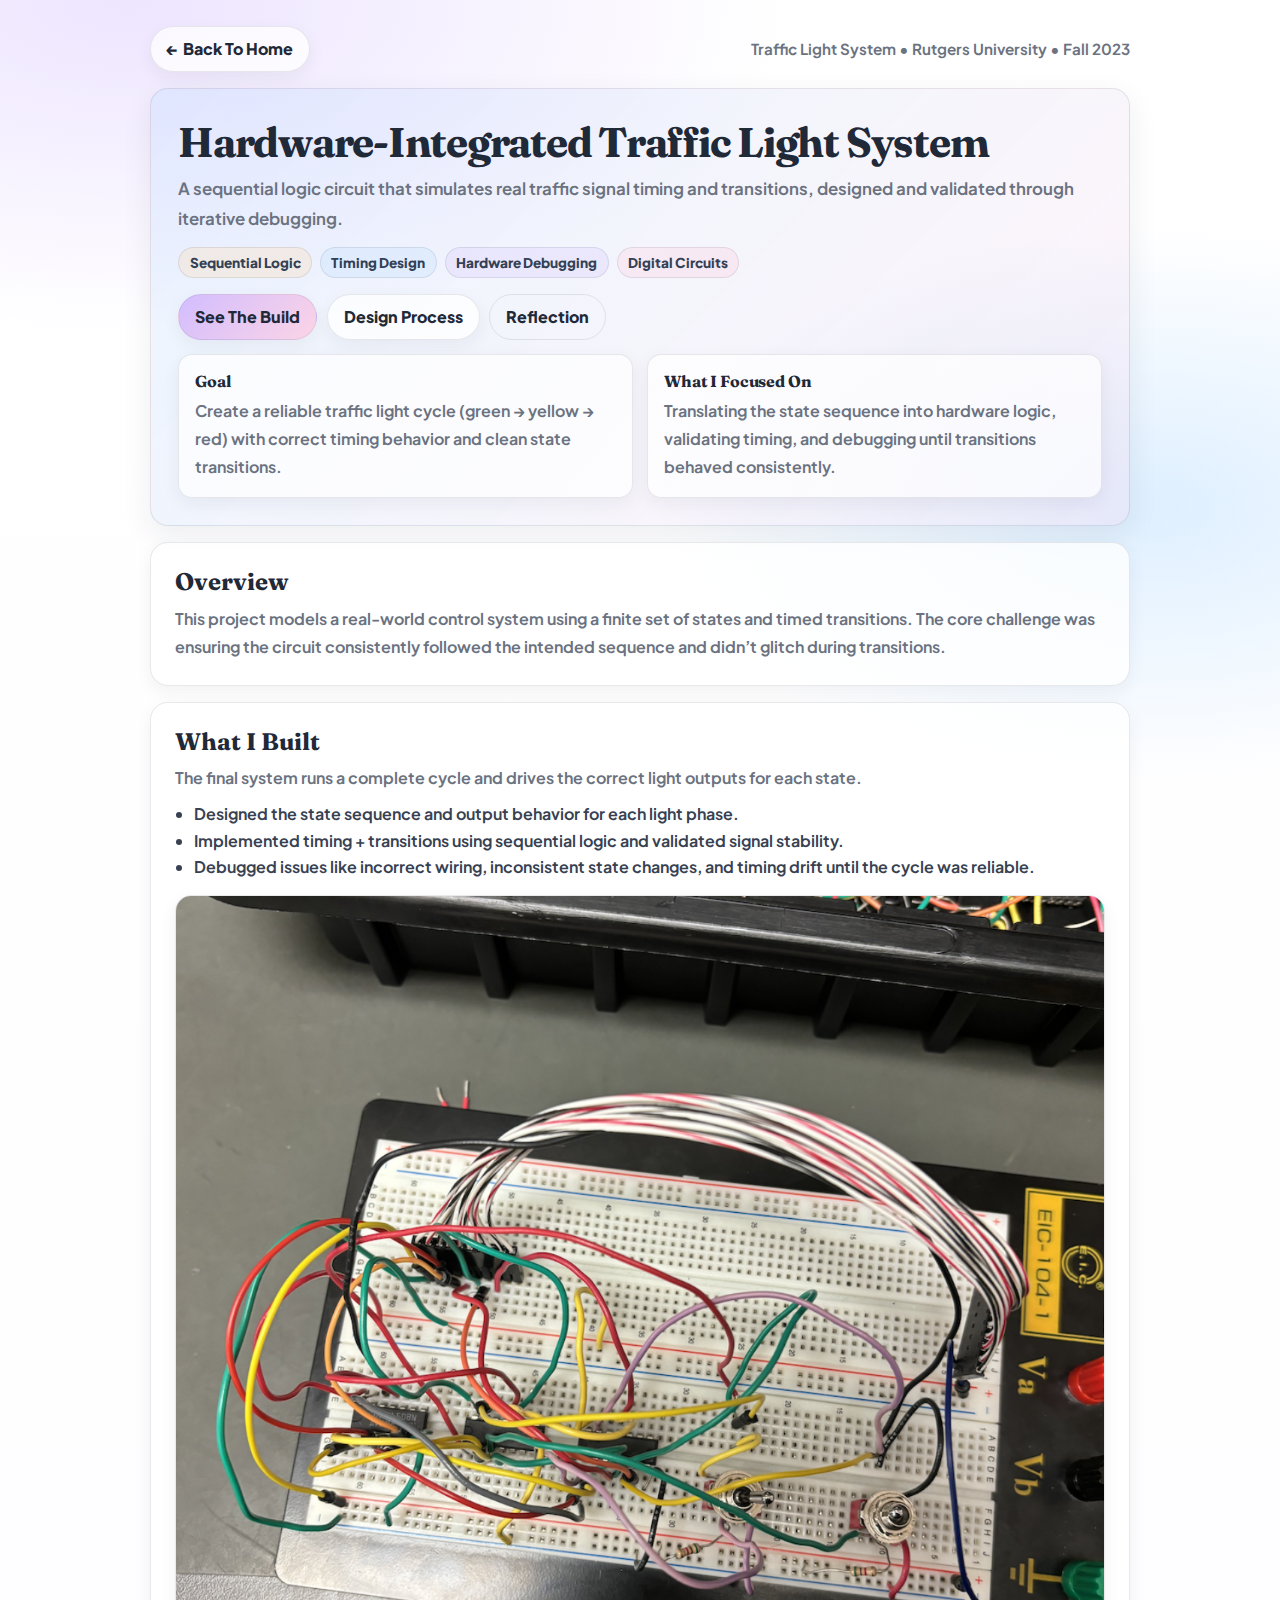
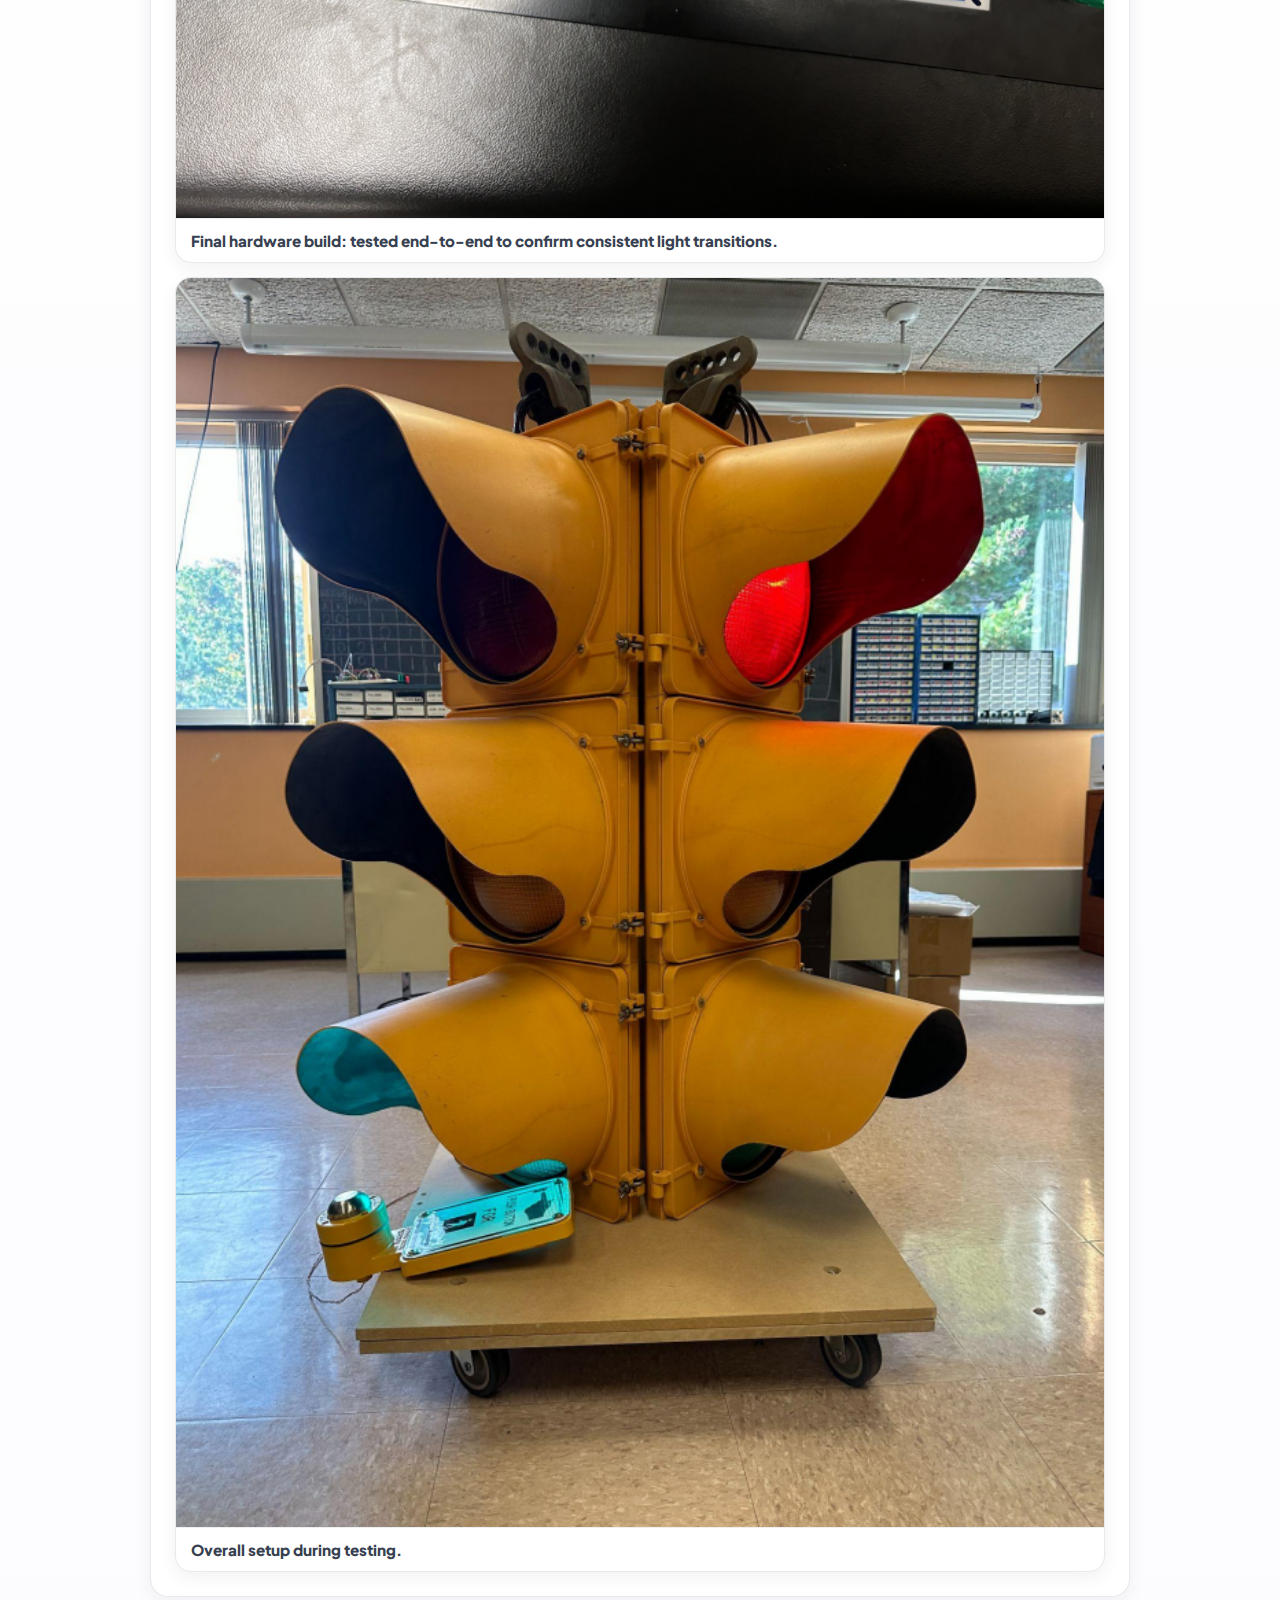
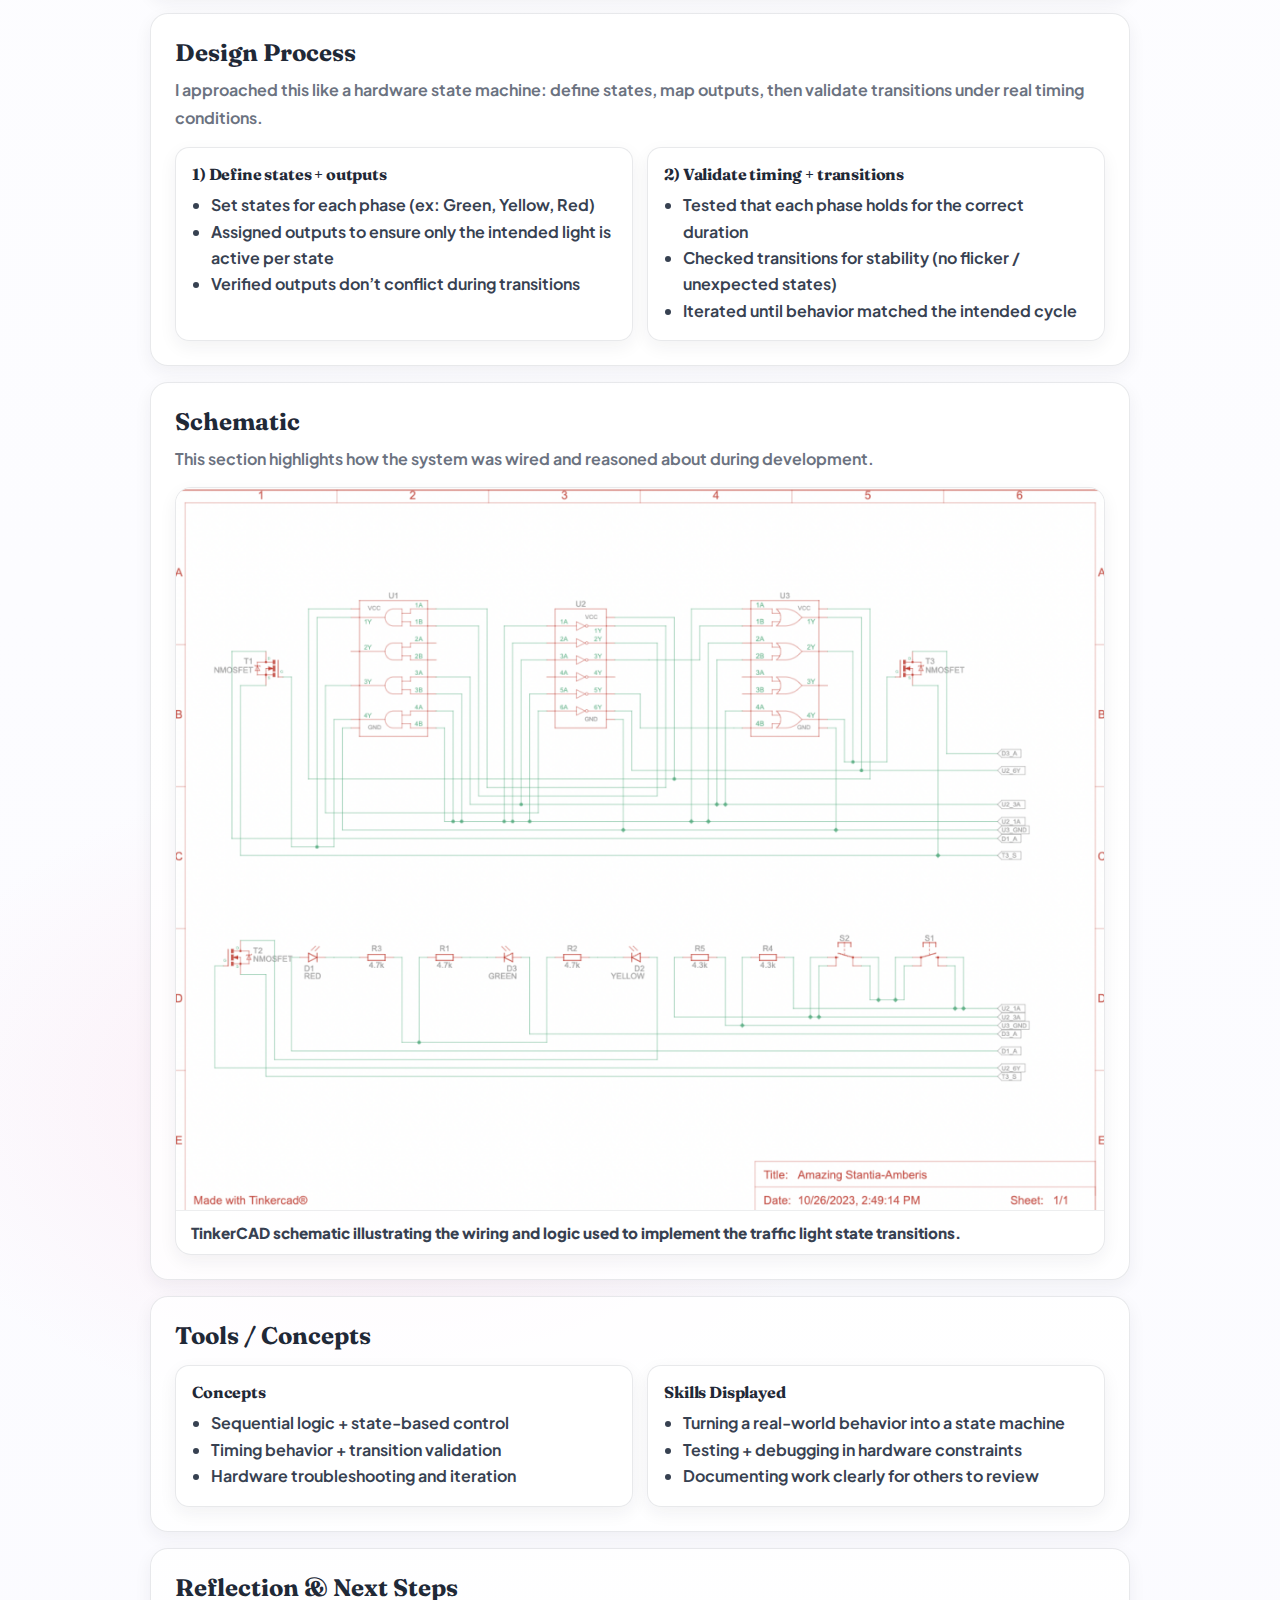
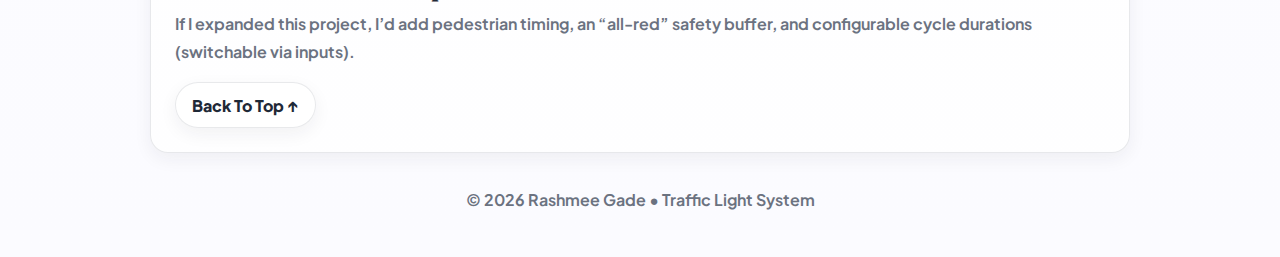
<file: projects/traffic-light.html>
<!DOCTYPE html>
<html lang="en">
<head>
  <meta charset="UTF-8" />
  <meta name="viewport" content="width=device-width, initial-scale=1.0" />
  <title>Traffic Light System | Rashmee Gade</title>
  <meta name="description" content="Hardware-Integrated Traffic Light System case study — sequential logic circuit simulating real traffic signal timing." />

  <link rel="preconnect" href="https://fonts.googleapis.com">
  <link rel="preconnect" href="https://fonts.gstatic.com" crossorigin>
  <link href="https://fonts.googleapis.com/css2?family=Fraunces:opsz,wght@9..144,600;9..144,700&family=Plus+Jakarta+Sans:wght@400;500;600;700;800&display=swap" rel="stylesheet">

  <style>
    :root{
      --bg:#fbfbff;
      --card:rgba(255,255,255,0.78);
      --text:#1f2937;
      --muted:#6b7280;

      --lav:#cdb4ff;
      --sky:#a2d2ff;
      --pink:#ffc8dd;
      --peach:#ffd6a5;

      --border:rgba(31,41,55,0.10);
      --shadow:0 10px 30px rgba(31,41,55,0.08);
      --shadow-soft:0 6px 18px rgba(31,41,55,0.06);

      --radius:18px;
      --radius-sm:14px;

      --link:#3b82f6;
      --focus:rgba(59,130,246,0.25);
    }

    *{ box-sizing:border-box; }
    html{ scroll-behavior:smooth; }
    body{
      margin:0;
      font-family:"Plus Jakarta Sans",system-ui,-apple-system,Segoe UI,Roboto,Arial;
      color:var(--text);
      background:
        radial-gradient(1200px 600px at 10% 0%, rgba(205,180,255,0.35), transparent 55%),
        radial-gradient(900px 500px at 90% 10%, rgba(162,210,255,0.35), transparent 55%),
        radial-gradient(900px 600px at 30% 85%, rgba(255,200,221,0.30), transparent 55%),
        linear-gradient(180deg, #ffffff, var(--bg));
      min-height:100vh;
    }

    h1,h2,h3{ font-family:"Fraunces",serif; margin:0; }
    p{ margin:0; line-height:1.75; }
    a{ color:var(--link); text-decoration:none; font-weight:800; }
    a:hover{ text-decoration:underline; }

    .container{
      width:min(980px, calc(100% - 2rem));
      margin:0 auto;
      padding: 1.6rem 0 2.4rem;
    }

    /* Top row */
    .toprow{
      display:flex;
      align-items:center;
      justify-content:space-between;
      gap:1rem;
      flex-wrap:wrap;
      margin-bottom: 1rem;
    }

    /* Buttons */
    .btn{
      display:inline-flex;
      align-items:center;
      justify-content:center;
      gap:0.5rem;
      padding:0.72rem 1rem;
      border-radius:999px;
      border:1px solid rgba(31,41,55,0.10);
      background:rgba(255,255,255,0.75);
      box-shadow:var(--shadow-soft);
      font-weight:800;
      color:var(--text);
      text-decoration:none;
      transition: transform 120ms ease, box-shadow 120ms ease;
      white-space:nowrap;
      cursor:pointer;
    }
    .btn:hover{ transform:translateY(-1px); box-shadow:var(--shadow); }
    .btn:focus{ outline:3px solid var(--focus); outline-offset:2px; }

    .btn-primary{
      background:linear-gradient(135deg, rgba(205,180,255,0.85), rgba(255,200,221,0.75));
      border:1px solid rgba(31,41,55,0.08);
    }
    .btn-ghost{
      background:transparent;
      box-shadow:none;
    }
    .btn-ghost:hover{ background:rgba(205,180,255,0.18); }

    /* Cards / sections */
    .hero{
      border-radius:var(--radius);
      background:linear-gradient(135deg, rgba(162,210,255,0.22), rgba(255,200,221,0.18));
      border:1px solid var(--border);
      box-shadow:var(--shadow);
      padding: 1.7rem;
      margin-bottom: 1rem;
    }

    .card{
      background:var(--card);
      border:1px solid var(--border);
      border-radius:var(--radius);
      box-shadow:var(--shadow-soft);
      padding:1.5rem;
      margin-bottom: 1rem;
    }

    .muted{ color:var(--muted); font-weight:650; }
    .small{ font-size:0.95rem; }
    .lead{ font-size:1.05rem; }

    .chips{
      display:flex;
      flex-wrap:wrap;
      gap:0.5rem;
      margin-top: 0.9rem;
    }
    .chip{
      padding:0.35rem 0.65rem;
      border-radius:999px;
      background:rgba(255,255,255,0.72);
      border:1px solid rgba(31,41,55,0.10);
      font-weight:800;
      font-size:0.85rem;
      color:#334155;
    }
    .chip.lav{ background:rgba(205,180,255,0.20); }
    .chip.pink{ background:rgba(255,200,221,0.25); }
    .chip.peach{ background:rgba(255,214,165,0.25); }
    .chip.sky{ background:rgba(162,210,255,0.18); }

    .hero-actions{
      display:flex;
      flex-wrap:wrap;
      gap:0.6rem;
      margin-top: 1rem;
    }

    /* Two-column info block */
    .grid-2{
      display:grid;
      grid-template-columns: 1fr 1fr;
      gap: 0.9rem;
      margin-top: 0.9rem;
    }

    .mini{
      background:rgba(255,255,255,0.72);
      border:1px solid rgba(31,41,55,0.10);
      border-radius: var(--radius-sm);
      padding: 1rem;
      box-shadow: var(--shadow-soft);
    }
    .mini h3{
      font-size: 1rem;
      letter-spacing: -0.01em;
      margin-bottom: 0.35rem;
    }

    /* Lists */
    ul{
      margin: 0.55rem 0 0;
      padding-left: 1.2rem;
      color:#374151;
      font-weight:650;
      line-height:1.65;
    }

    /* Image blocks */
    .img-wrap{
      margin-top: 0.9rem;
      border-radius: 16px;
      overflow:hidden;
      border:1px solid rgba(31,41,55,0.10);
      box-shadow: var(--shadow-soft);
      background: rgba(255,255,255,0.75);
    }
    .img-wrap img{
      width:100%;
      height:auto;
      display:block;
    }
    .img-cap{
      padding: 0.75rem 0.95rem;
      border-top:1px solid rgba(31,41,55,0.08);
      font-weight:800;
      color:#374151;
      font-size:0.95rem;
    }

    .gallery{
      display:grid;
      grid-template-columns: 1fr 1fr;
      gap: 0.9rem;
      margin-top: 0.9rem;
    }

    footer{
      text-align:center;
      padding: 1.25rem 0 0.5rem;
      color: var(--muted);
      font-weight:650;
    }

    @media (max-width: 860px){
      .grid-2{ grid-template-columns: 1fr; }
      .gallery{ grid-template-columns: 1fr; }
    }
  </style>
</head>

<body>
  <div class="container">

    <!-- Top row -->
    <div class="toprow">
      <a class="btn" href="../index.html">← Back To Home</a>
      <div class="muted small">Traffic Light System • Rutgers University • Fall 2023</div>
    </div>

    <!-- HERO -->
    <section class="hero" id="top">
      <h1 style="font-size: clamp(2rem, 3.5vw, 2.6rem); letter-spacing:-0.03em;">Hardware-Integrated Traffic Light System</h1>
      <p class="muted lead" style="margin-top:0.4rem;">
        A sequential logic circuit that simulates real traffic signal timing and transitions, designed and validated through iterative debugging.
      </p>

      <div class="chips" aria-label="Key skills and tools">
        <span class="chip peach">Sequential Logic</span>
        <span class="chip sky">Timing Design</span>
        <span class="chip lav">Hardware Debugging</span>
        <span class="chip pink">Digital Circuits</span>
      </div>

      <div class="hero-actions">
        <a class="btn btn-primary" href="#build">See The Build</a>
        <a class="btn" href="#process">Design Process</a>
        <a class="btn btn-ghost" href="#reflection">Reflection</a>
      </div>

      <div class="grid-2">
        <div class="mini">
          <h3>Goal</h3>
          <p class="muted">
            Create a reliable traffic light cycle (green → yellow → red) with correct timing behavior and clean state transitions.
          </p>
        </div>
        <div class="mini">
          <h3>What I Focused On</h3>
          <p class="muted">
            Translating the state sequence into hardware logic, validating timing, and debugging until transitions behaved consistently.
          </p>
        </div>
      </div>
    </section>

    <!-- OVERVIEW -->
    <section class="card" id="overview">
      <h2>Overview</h2>
      <p class="muted" style="margin-top:0.55rem;">
        This project models a real-world control system using a finite set of states and timed transitions.
        The core challenge was ensuring the circuit consistently followed the intended sequence and didn’t glitch during transitions.
      </p>
    </section>

    <!-- WHAT I BUILT -->
    <section class="card" id="build">
      <h2>What I Built</h2>
      <p class="muted" style="margin-top:0.55rem;">
        The final system runs a complete cycle and drives the correct light outputs for each state.
      </p>

      <ul>
        <li>Designed the state sequence and output behavior for each light phase.</li>
        <li>Implemented timing + transitions using sequential logic and validated signal stability.</li>
        <li>Debugged issues like incorrect wiring, inconsistent state changes, and timing drift until the cycle was reliable.</li>
      </ul>

      <div class="img-wrap">
        <img src="../images/FinalCircuitTrafficLight.png" alt="Final hardware build of the traffic light system">
        <div class="img-cap">Final hardware build: tested end-to-end to confirm consistent light transitions.</div>
      </div>

      <div class="img-wrap" onerror="this.style.display='none';">
        <img src="../images/TrafficLight.png" alt="Traffic light system overall view" onerror="this.closest('.img-wrap').style.display='none';">
        <div class="img-cap">Overall setup during testing.</div>
      </div>
    </section>

    <!-- DESIGN PROCESS -->
    <section class="card" id="process">
      <h2>Design Process</h2>
      <p class="muted" style="margin-top:0.55rem;">
        I approached this like a hardware state machine: define states, map outputs, then validate transitions under real timing conditions.
      </p>

      <div class="grid-2" style="margin-top:0.9rem;">
        <div class="mini">
          <h3>1) Define states + outputs</h3>
          <ul>
            <li>Set states for each phase (ex: Green, Yellow, Red)</li>
            <li>Assigned outputs to ensure only the intended light is active per state</li>
            <li>Verified outputs don’t conflict during transitions</li>
          </ul>
        </div>

        <div class="mini">
          <h3>2) Validate timing + transitions</h3>
          <ul>
            <li>Tested that each phase holds for the correct duration</li>
            <li>Checked transitions for stability (no flicker / unexpected states)</li>
            <li>Iterated until behavior matched the intended cycle</li>
          </ul>
        </div>
      </div>
    </section>

    <!-- SCHEMATIC / DIAGRAMS -->
    <section class="card" id="schematic">
      <h2>Schematic</h2>
      <p class="muted" style="margin-top:0.55rem;">
        This section highlights how the system was wired and reasoned about during development.
      </p>

            <div class="img-wrap">
        <img src="../images/TinkerCADSchematicTrafficLight.png"
            alt="TinkerCAD schematic of the traffic light circuit"
            onerror="this.closest('.img-wrap').style.display='none';">
        <div class="img-cap">
            TinkerCAD schematic illustrating the wiring and logic used to implement
            the traffic light state transitions.
        </div>
        </div>

    </section>

    <!-- TOOLS / CONCEPTS -->
    <section class="card" id="tools">
      <h2>Tools / Concepts</h2>
      <div class="grid-2" style="margin-top:0.9rem;">
        <div class="mini">
          <h3>Concepts</h3>
          <ul>
            <li>Sequential logic + state-based control</li>
            <li>Timing behavior + transition validation</li>
            <li>Hardware troubleshooting and iteration</li>
          </ul>
        </div>
        <div class="mini">
          <h3>Skills Displayed</h3>
          <ul>
            <li>Turning a real-world behavior into a state machine</li>
            <li>Testing + debugging in hardware constraints</li>
            <li>Documenting work clearly for others to review</li>
          </ul>
        </div>
      </div>
    </section>

    <!-- REFLECTION -->
    <section class="card" id="reflection">
      <h2>Reflection & Next Steps</h2>
      <p class="muted" style="margin-top:0.55rem;">
        If I expanded this project, I’d add pedestrian timing, an “all-red” safety buffer, and configurable cycle durations (switchable via inputs).
      </p>

      <div class="hero-actions" style="margin-top:1rem;">
        <a class="btn" href="#top">Back To Top ↑</a>
      </div>
    </section>

    <footer>
      <div>&copy; <span id="year"></span> Rashmee Gade • Traffic Light System</div>
    </footer>

  </div>

  <script>
    document.getElementById("year").textContent = new Date().getFullYear();
  </script>
</body>
</html>
</file>
